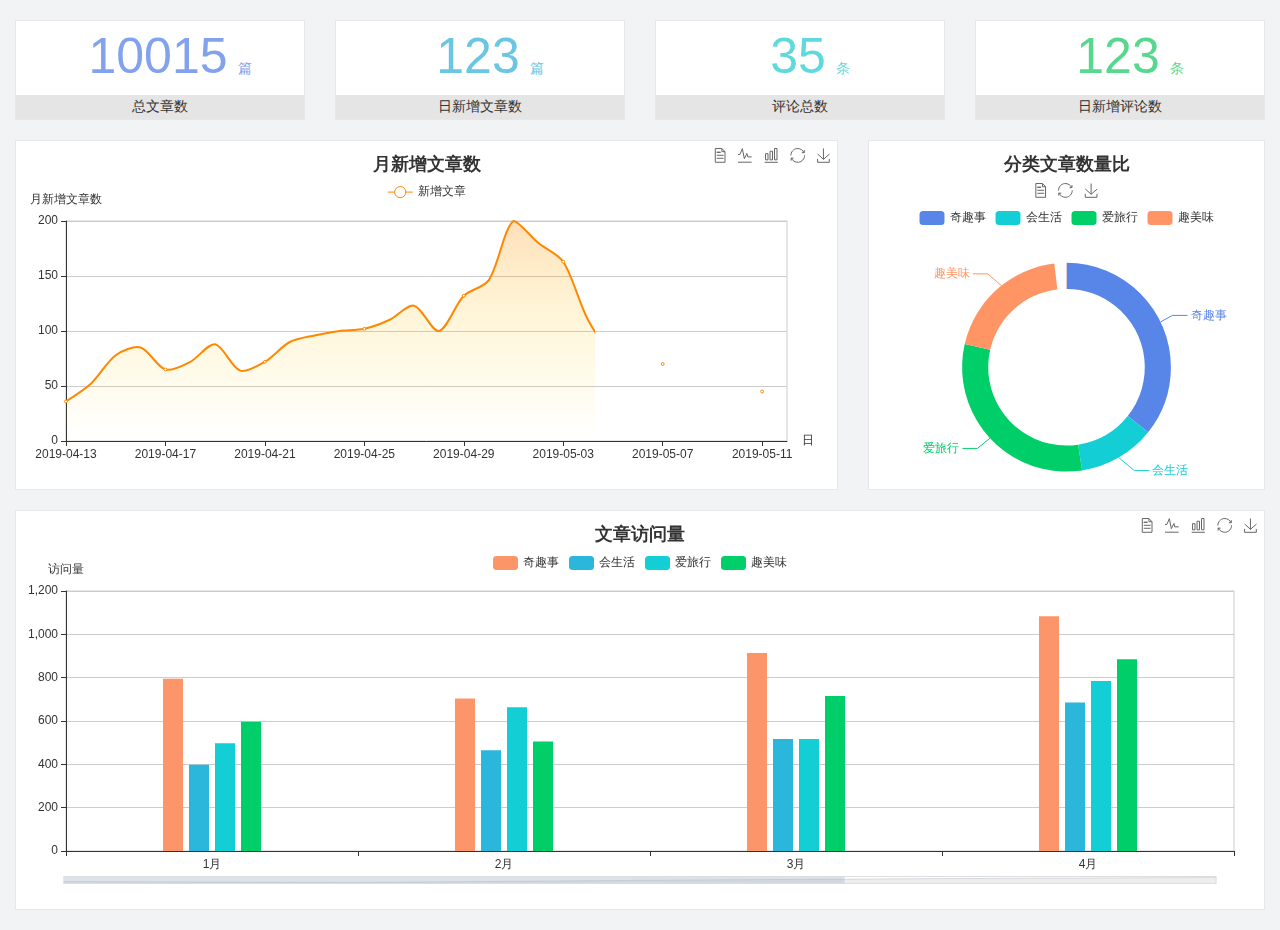
<file: home/dashboard.html>
<!DOCTYPE html>
<html lang="en">

<head>
  <meta charset="UTF-8">
  <meta name="viewport" content="width=device-width, initial-scale=1.0">
  <meta http-equiv="X-UA-Compatible" content="ie=edge">
  <title>图表统计</title>
  <link rel="stylesheet" href="../../assets/lib/bootstrap.css" />
  <link rel="stylesheet" href="../../assets/lib/main.css" />
  <script src="../../assets/lib/jquery.js"></script>
  <script type="text/javascript" src="../../assets/lib/echarts.min.js"></script>
</head>

<body>
  <div class="container-fluid">
    <div class="row spannel_list">
      <div class="col-sm-3 col-xs-6">
        <div class="spannel">
          <em>10015</em><span>篇</span>
          <b>总文章数</b>
        </div>
      </div>
      <div class="col-sm-3 col-xs-6">
        <div class="spannel scolor01">
          <em>123</em><span>篇</span>
          <b>日新增文章数</b>
        </div>
      </div>
      <div class="col-sm-3 col-xs-6">
        <div class="spannel scolor02">
          <em>35</em><span>条</span>
          <b>评论总数</b>
        </div>
      </div>
      <div class="col-sm-3 col-xs-6">
        <div class="spannel scolor03">
          <em>123</em><span>条</span>
          <b>日新增评论数</b>
        </div>
      </div>
    </div>
  </div>

  <div class="container-fluid">
    <div class="row curve-pie">
      <div class="col-lg-8 col-md-8">
        <div class="gragh_pannel" id="curve_show"></div>
      </div>
      <div class="col-lg-4 col-md-4">
        <div class="gragh_pannel" id="pie_show"></div>
      </div>
    </div>
  </div>

  <div class="container-fluid">
    <div class="column_pannel" id="column_show"></div>
  </div>

  <script>
    var oChart = echarts.init(document.getElementById('curve_show'));
    var aList_all = [
      { 'count': 36, 'date': '2019-04-13' },
      { 'count': 52, 'date': '2019-04-14' },
      { 'count': 78, 'date': '2019-04-15' },
      { 'count': 85, 'date': '2019-04-16' },
      { 'count': 65, 'date': '2019-04-17' },
      { 'count': 72, 'date': '2019-04-18' },
      { 'count': 88, 'date': '2019-04-19' },
      { 'count': 64, 'date': '2019-04-20' },
      { 'count': 72, 'date': '2019-04-21' },
      { 'count': 90, 'date': '2019-04-22' },
      { 'count': 96, 'date': '2019-04-23' },
      { 'count': 100, 'date': '2019-04-24' },
      { 'count': 102, 'date': '2019-04-25' },
      { 'count': 110, 'date': '2019-04-26' },
      { 'count': 123, 'date': '2019-04-27' },
      { 'count': 100, 'date': '2019-04-28' },
      { 'count': 132, 'date': '2019-04-29' },
      { 'count': 146, 'date': '2019-04-30' },
      { 'count': 200, 'date': '2019-05-01' },
      { 'count': 180, 'date': '2019-05-02' },
      { 'count': 163, 'date': '2019-05-03' },
      { 'count': 110, 'date': '2019-05-04' },
      { 'count': 80, 'date': '2019-05-05' },
      { 'count': 82, 'date': '2019-05-06' },
      { 'count': 70, 'date': '2019-05-07' },
      { 'count': 65, 'date': '2019-05-08' },
      { 'count': 54, 'date': '2019-05-09' },
      { 'count': 40, 'date': '2019-05-10' },
      { 'count': 45, 'date': '2019-05-11' },
      { 'count': 38, 'date': '2019-05-12' },
    ];

    let aCount = [];
    let aDate = [];

    for (var i = 0; i < aList_all.length; i++) {
      aCount.push(aList_all[i].count);
      aDate.push(aList_all[i].date);
    }

    var chartopt = {
      title: {
        text: '月新增文章数',
        left: 'center',
        top: '10'
      },
      tooltip: {
        trigger: 'axis'
      },
      legend: {
        data: ['新增文章'],
        top: '40'
      },
      toolbox: {
        show: true,
        feature: {
          mark: { show: true },
          dataView: { show: true, readOnly: false },
          magicType: { show: true, type: ['line', 'bar'] },
          restore: { show: true },
          saveAsImage: { show: true }
        }
      },
      calculable: true,
      xAxis: [
        {
          name: '日',
          type: 'category',
          boundaryGap: false,
          data: aDate
        }
      ],
      yAxis: [
        {
          name: '月新增文章数',
          type: 'value'
        }
      ],
      series: [
        {
          name: '新增文章',
          type: 'line',
          smooth: true,
          itemStyle: { normal: { areaStyle: { type: 'default' }, color: '#f80' }, lineStyle: { color: '#f80' } },
          data: aCount
        }],
      areaStyle: {
        normal: {
          color: new echarts.graphic.LinearGradient(0, 0, 0, 1, [{
            offset: 0,
            color: 'rgba(255,136,0,0.39)'
          }, {
            offset: .34,
            color: 'rgba(255,180,0,0.25)'
          }, {
            offset: 1,
            color: 'rgba(255,222,0,0.00)'
          }])

        }
      },
      grid: {
        show: true,
        x: 50,
        x2: 50,
        y: 80,
        height: 220
      }
    };

    oChart.setOption(chartopt);


    var oPie = echarts.init(document.getElementById('pie_show'));
    var oPieopt =
    {
      title: {
        top: 10,
        text: '分类文章数量比',
        x: 'center'
      },
      tooltip: {
        trigger: 'item',
        formatter: "{a} <br/>{b} : {c} ({d}%)"
      },
      color: ['#5885e8', '#13cfd5', '#00ce68', '#ff9565'],
      legend: {
        x: 'center',
        top: 65,
        data: ['奇趣事', '会生活', '爱旅行', '趣美味']
      },
      toolbox: {
        show: true,
        x: 'center',
        top: 35,
        feature: {
          mark: { show: true },
          dataView: { show: true, readOnly: false },
          magicType: {
            show: true,
            type: ['pie', 'funnel'],
            option: {
              funnel: {
                x: '25%',
                width: '50%',
                funnelAlign: 'left',
                max: 1548
              }
            }
          },
          restore: { show: true },
          saveAsImage: { show: true }
        }
      },
      calculable: true,
      series: [
        {
          name: '访问来源',
          type: 'pie',
          radius: ['45%', '60%'],
          center: ['50%', '65%'],
          data: [
            { value: 300, name: '奇趣事' },
            { value: 100, name: '会生活' },
            { value: 260, name: '爱旅行' },
            { value: 180, name: '趣美味' }
          ]
        }
      ]
    };
    oPie.setOption(oPieopt);



    var oColumn = this.echarts.init(document.getElementById('column_show'));
    var oColumnopt =
    {
      title: {
        text: '文章访问量',
        left: 'center',
        top: '10'
      },
      tooltip: {
        trigger: 'axis'
      },
      legend: {
        data: ['奇趣事', '会生活', '爱旅行', '趣美味'],
        top: '40'
      },
      toolbox: {
        show: true,
        feature: {
          mark: { show: true },
          dataView: { show: true, readOnly: false },
          magicType: { show: true, type: ['line', 'bar'] },
          restore: { show: true },
          saveAsImage: { show: true }
        }
      },
      calculable: true,
      xAxis: [
        {
          type: 'category',
          data: ['1月', '2月', '3月', '4月', '5月']
        }
      ],
      yAxis: [
        {
          name: '访问量',
          type: 'value'
        }
      ],
      series: [
        {
          name: '奇趣事',
          type: 'bar',
          barWidth: 20,
          itemStyle: {
            normal: { areaStyle: { type: 'default' }, color: '#fd956a' }
          },
          data: [800, 708, 920, 1090, 1200]
        },
        {
          name: '会生活',
          type: 'bar',
          barWidth: 20,
          itemStyle: {
            normal: { areaStyle: { type: 'default' }, color: '#2bb6db' }
          },
          data: [400, 468, 520, 690, 800]
        },
        {
          name: '爱旅行',
          type: 'bar',
          barWidth: 20,
          itemStyle: {
            normal: { areaStyle: { type: 'default' }, color: '#13cfd5' }
          },
          data: [500, 668, 520, 790, 900]
        },
        {
          name: '趣美味',
          type: 'bar',
          barWidth: 20,
          itemStyle: {
            normal: { areaStyle: { type: 'default' }, color: '#00ce68' }
          },
          data: [600, 508, 720, 890, 1000]
        }
      ],
      grid: {
        show: true,
        x: 50,
        x2: 30,
        y: 80,
        height: 260
      },
      dataZoom: [//给x轴设置滚动条
        {
          start: 0,//默认为0
          end: 100 - 1000 / 31,//默认为100
          type: 'slider',
          show: true,
          xAxisIndex: [0],
          handleSize: 0,//滑动条的 左右2个滑动条的大小
          height: 8,//组件高度
          left: 45, //左边的距离
          right: 50,//右边的距离
          bottom: 26,//右边的距离
          handleColor: '#ddd',//h滑动图标的颜色
          handleStyle: {
            borderColor: "#cacaca",
            borderWidth: "1",
            shadowBlur: 2,
            background: "#ddd",
            shadowColor: "#ddd",
          }
        }]
    };
    oColumn.setOption(oColumnopt);
  </script>
</body>

</html>
</file>
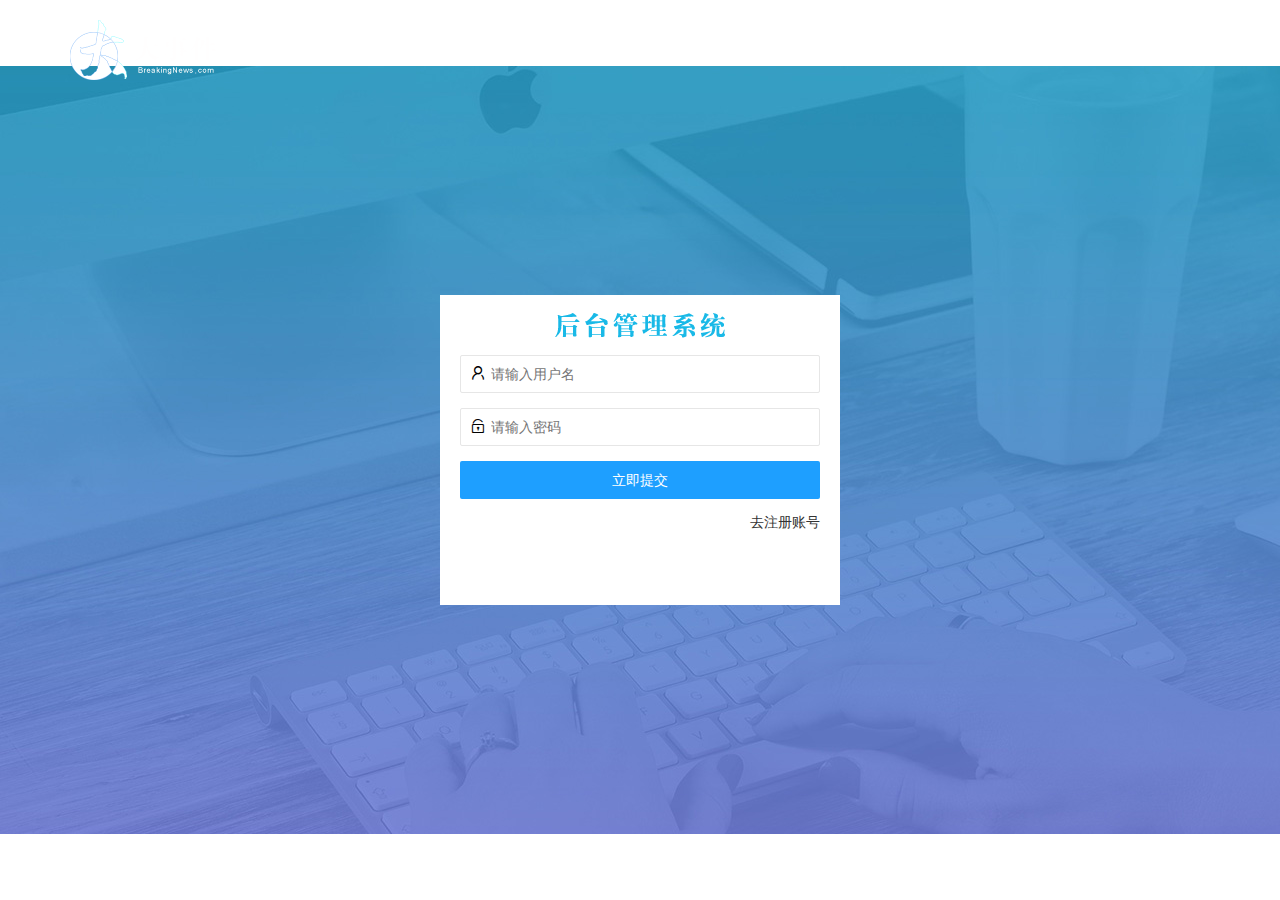
<file: home/login.html>
<!DOCTYPE html>
<html lang="en">
  <head>
    <meta charset="UTF-8" />
    <meta name="viewport" content="width=device-width, initial-scale=1.0" />
    <title>大事件项目登录页</title>
    <link rel="stylesheet" href="/assets/lib/layui/css/layui.css" />
    <link rel="stylesheet" href="/assets/css/login.css" />
  </head>
  <body>
    <div class="layui-main logo">
      <img src="/assets/images/logo.png" alt="" />
    </div>
    <!-- 登录注册 -->
    <div class="box">
      <!-- 标题 -->
      <div class="title"></div>
      <!-- 登录表单 -->
      <div class="login">
        <form class="layui-form" id="login" action="">
          <div class="layui-form-item">
            <i class="layui-icon layui-icon-username"></i>
            <input
              type="text"
              name="username"
              required
              lay-verify="required"
              placeholder="请输入用户名"
              autocomplete="off"
              class="layui-input"
            />
          </div>
          <div class="layui-form-item">
            <i class="layui-icon layui-icon-password"></i>
            <input
              type="password"
              name="password"
              required
              lay-verify="required|pass"
              placeholder="请输入密码"
              autocomplete="off"
              class="layui-input"
            />
          </div>
          <div class="layui-form-item">
            <button
              class="layui-btn layui-btn-fluid layui-btn-normal"
              lay-submit
              lay-filter="formDemo"
            >
              立即提交
            </button>
          </div>
          <a href="javascript:;" class="fr" id="gotoregister">去注册账号</a>
        </form>
      </div>
      <!-- 注册表单 -->
      <div class="register" style="display: none">
        <form class="layui-form" id="register" action="">
          <div class="layui-form-item">
            <i class="layui-icon layui-icon-username"></i>
            <input
              type="text"
              name="username"
              required
              lay-verify="required"
              placeholder="请输入用户名"
              autocomplete="off"
              class="layui-input"
            />
          </div>
          <div class="layui-form-item">
            <i class="layui-icon layui-icon-password"></i>
            <input
              type="password"
              name="password"
              required
              lay-verify="required|pass|prepqd"
              placeholder="请输入密码"
              autocomplete="off"
              class="layui-input"
            />
          </div>
          <div class="layui-form-item">
            <i class="layui-icon layui-icon-password"></i>
            <input
              type="password"
              name="pass"
              required
              lay-verify="required|pass|prepqd"
              placeholder="请再次输入密码"
              autocomplete="off"
              class="layui-input"
            />
          </div>
          <div class="layui-form-item">
            <!-- lay-submit 有这个才会立即提交 -->
            <button
              class="layui-btn layui-btn-fluid layui-btn-normal"
              lay-submit
              lay-filter="formDemo"
            >
              立即提交
            </button>
          </div>
          <a href="javascript:;" class="fr" id="gotologin">去登录</a>
        </form>
      </div>
    </div>
    <script src="/assets/lib/jquery.js"></script>
    <script src="/assets/js/login.js"></script>
    <!-- layui.all.js 是包含了layui的所有功能 -->
    <script src="/assets/lib/layui/layui.all.js"></script>
    <script src="/assets/js/Ajaxbase.js"></script>
  </body>
</html>
</file>
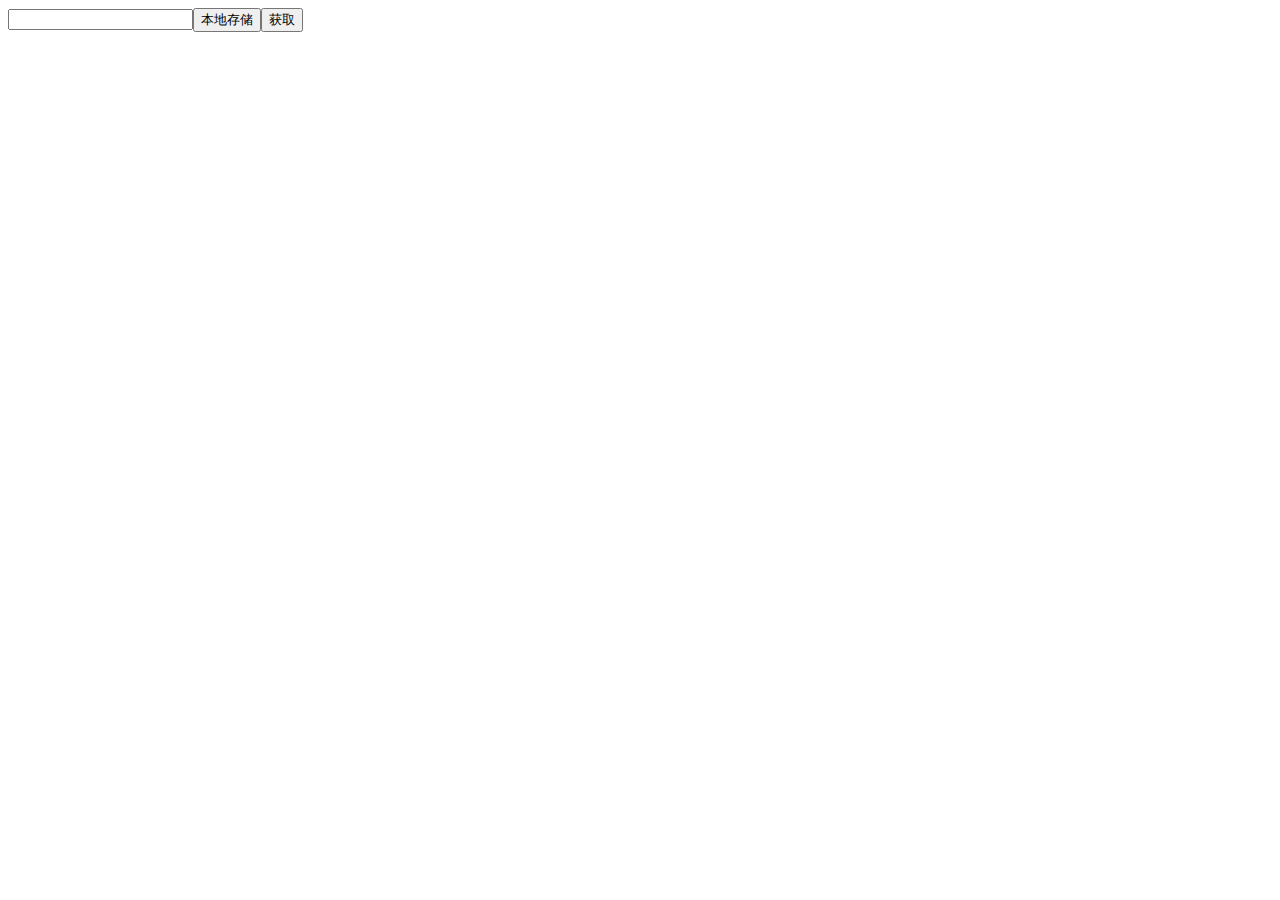
<file: home/本地存储-存储永久数据.html>
<!DOCTYPE html>
<html lang="en">
  <head>
    <meta charset="UTF-8" />
    <meta name="viewport" content="width=device-width, initial-scale=1.0" />
    <title>Document</title>
  </head>
  <body>
    <input type="text" /><button class="localbtn">本地存储</button
    ><button class="getbtn">获取</button>
    <script>
      // 存复杂数据类型
      let ipt = document.querySelector("input");
      localbtn = document.querySelector(".localbtn");
      getbtn = document.querySelector(".getbtn");
      //   在同源下可以共享 协议、同源、端口一致
      let data = [{ id: 1, name: "didi", age: 22 }];
      localbtn.onclick = function () {
        // 先让data转成字符串
        let Jsonstr = JSON.stringify(data);
        localStorage.setItem("data", Jsonstr);
      };
      getbtn.onclick = function () {
        //   需要先进行parse解析 得到js进行操作
        JSON.parse(data);
        localStorage.getItem("data");
      };
    </script>
  </body>
</html>
</file>
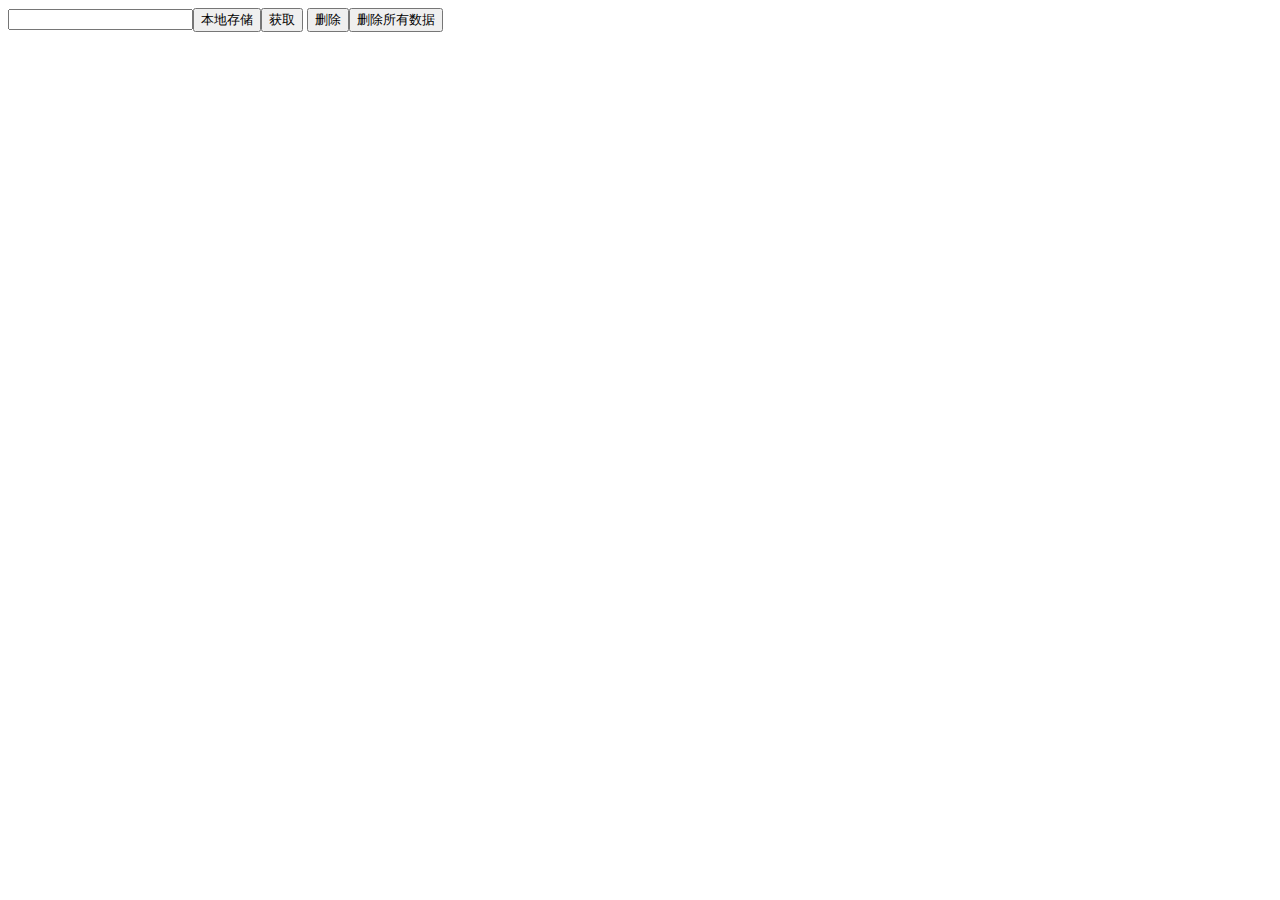
<file: home/本地存储.html>
<!DOCTYPE html>
<html lang="en">
  <head>
    <meta charset="UTF-8" />
    <meta name="viewport" content="width=device-width, initial-scale=1.0" />
    <title>Document</title>
  </head>
  <body>
    <input type="text" /><button class="localbtn">本地存储</button
    ><button class="getbtn">获取</button> <button class="removebtn">删除</button
    ><button class="clear">删除所有数据</button>
    <script>
      let ipt = document.querySelector("input");
      localbtn = document.querySelector(".localbtn");
      getbtn = document.querySelector(".getbtn");
      removebtn = document.querySelector(".removebtn");
      clear = document.querySelector(".clear");
      //   在同源下可以共享 协议、同源、端口一致
      localbtn.onclick = function () {
        let str = ipt.value;
        sessionStorage.setItem("name", str);
      };
      getbtn.onclick = function () {
        sessionStorage.getItem("name");
      };
      removebtn.onclick = function () {
        sessionStorage.removeItem("name");
      };
      clear.onclick = function () {
        sessionStorage.clear();
      };
    </script>
  </body>
</html>
</file>
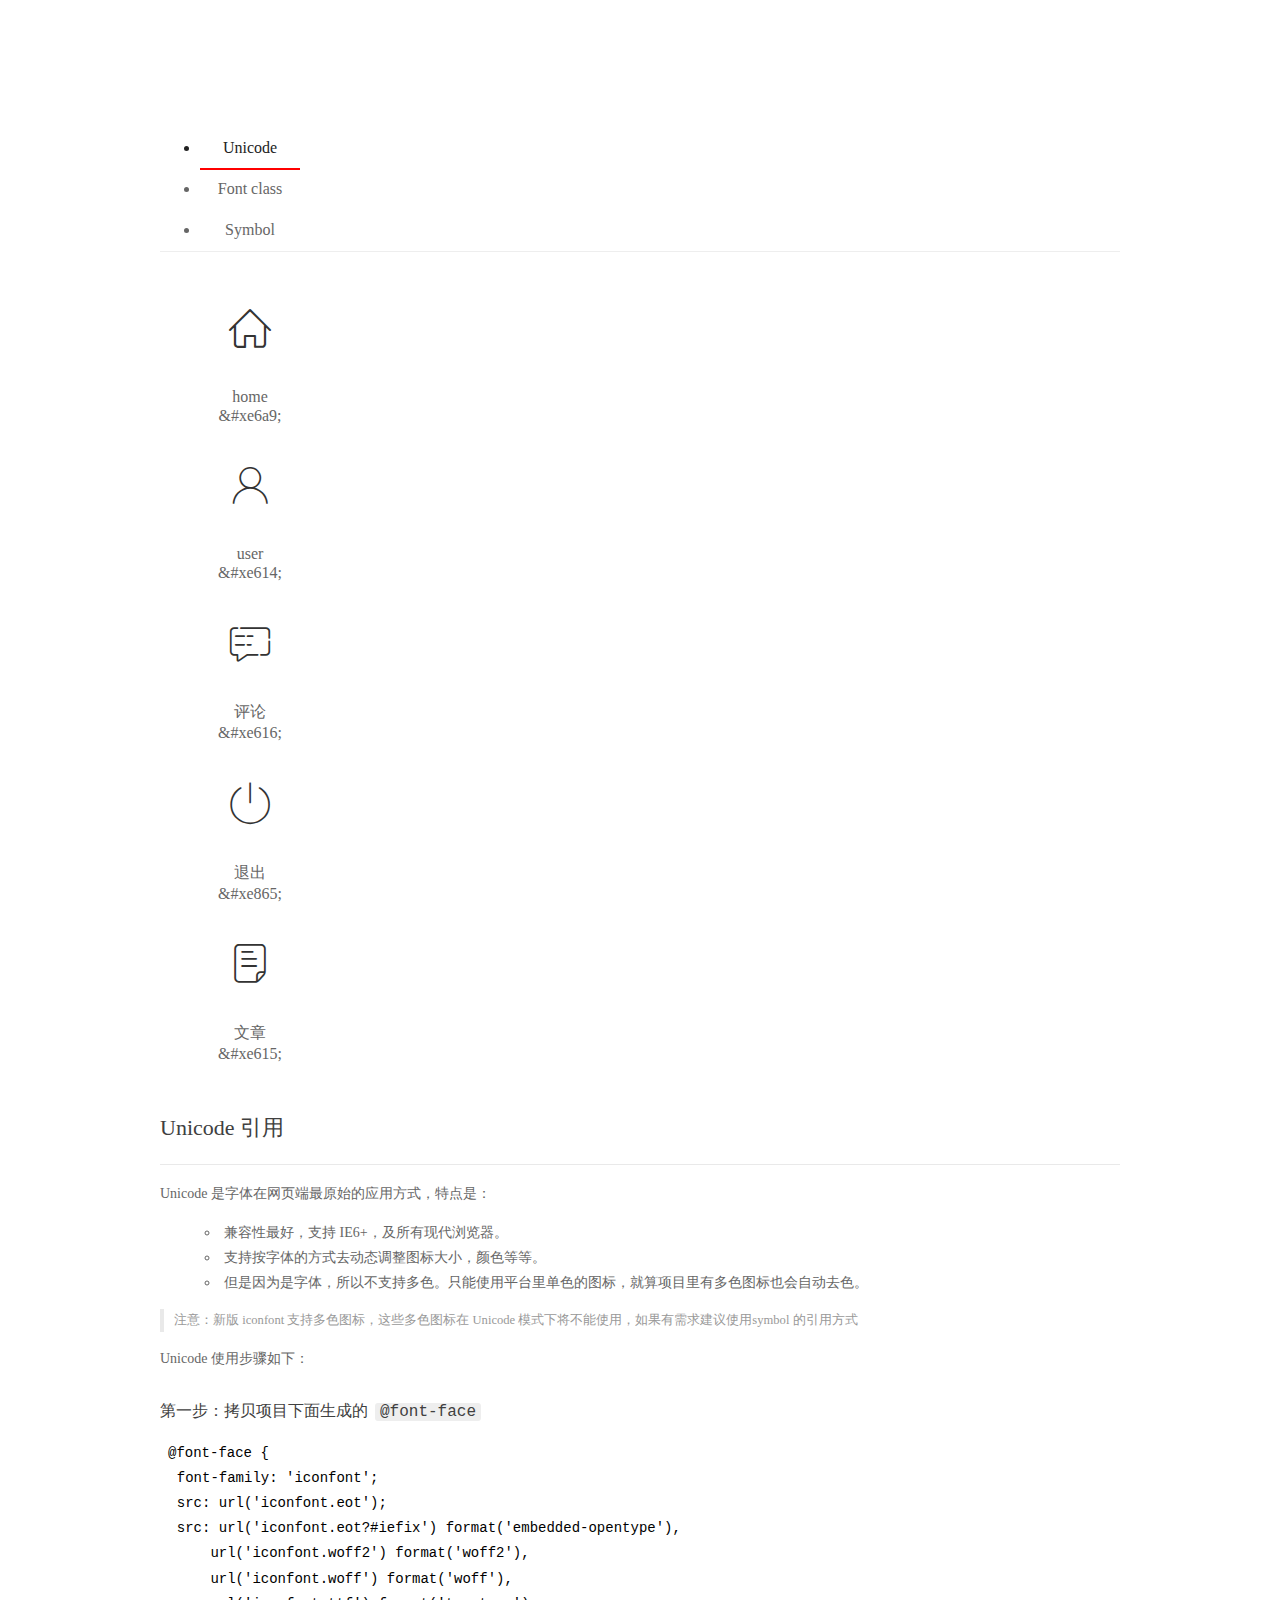
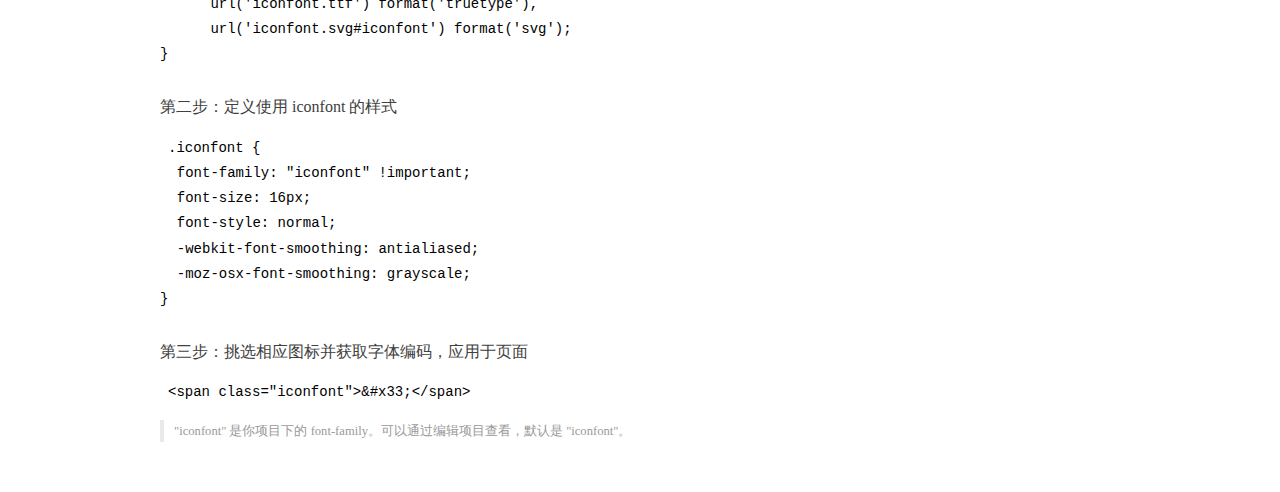
<file: assets/fonts/demo_index.html>
<!DOCTYPE html>
<html>
<head>
  <meta charset="utf-8"/>
  <title>IconFont Demo</title>
  <link rel="shortcut icon" href="https://gtms04.alicdn.com/tps/i4/TB1_oz6GVXXXXaFXpXXJDFnIXXX-64-64.ico" type="image/x-icon"/>
  <link rel="stylesheet" href="https://g.alicdn.com/thx/cube/1.3.2/cube.min.css">
  <link rel="stylesheet" href="demo.css">
  <link rel="stylesheet" href="iconfont.css">
  <script src="iconfont.js"></script>
  <!-- jQuery -->
  <script src="https://a1.alicdn.com/oss/uploads/2018/12/26/7bfddb60-08e8-11e9-9b04-53e73bb6408b.js"></script>
  <!-- 代码高亮 -->
  <script src="https://a1.alicdn.com/oss/uploads/2018/12/26/a3f714d0-08e6-11e9-8a15-ebf944d7534c.js"></script>
</head>
<body>
  <div class="main">
    <h1 class="logo"><a href="https://www.iconfont.cn/" title="iconfont 首页" target="_blank">&#xe86b;</a></h1>
    <div class="nav-tabs">
      <ul id="tabs" class="dib-box">
        <li class="dib active"><span>Unicode</span></li>
        <li class="dib"><span>Font class</span></li>
        <li class="dib"><span>Symbol</span></li>
      </ul>
      
    </div>
    <div class="tab-container">
      <div class="content unicode" style="display: block;">
          <ul class="icon_lists dib-box">
          
            <li class="dib">
              <span class="icon iconfont">&#xe6a9;</span>
                <div class="name">home</div>
                <div class="code-name">&amp;#xe6a9;</div>
              </li>
          
            <li class="dib">
              <span class="icon iconfont">&#xe614;</span>
                <div class="name">user</div>
                <div class="code-name">&amp;#xe614;</div>
              </li>
          
            <li class="dib">
              <span class="icon iconfont">&#xe616;</span>
                <div class="name">评论</div>
                <div class="code-name">&amp;#xe616;</div>
              </li>
          
            <li class="dib">
              <span class="icon iconfont">&#xe865;</span>
                <div class="name">退出</div>
                <div class="code-name">&amp;#xe865;</div>
              </li>
          
            <li class="dib">
              <span class="icon iconfont">&#xe615;</span>
                <div class="name">文章</div>
                <div class="code-name">&amp;#xe615;</div>
              </li>
          
          </ul>
          <div class="article markdown">
          <h2 id="unicode-">Unicode 引用</h2>
          <hr>

          <p>Unicode 是字体在网页端最原始的应用方式，特点是：</p>
          <ul>
            <li>兼容性最好，支持 IE6+，及所有现代浏览器。</li>
            <li>支持按字体的方式去动态调整图标大小，颜色等等。</li>
            <li>但是因为是字体，所以不支持多色。只能使用平台里单色的图标，就算项目里有多色图标也会自动去色。</li>
          </ul>
          <blockquote>
            <p>注意：新版 iconfont 支持多色图标，这些多色图标在 Unicode 模式下将不能使用，如果有需求建议使用symbol 的引用方式</p>
          </blockquote>
          <p>Unicode 使用步骤如下：</p>
          <h3 id="-font-face">第一步：拷贝项目下面生成的 <code>@font-face</code></h3>
<pre><code class="language-css"
>@font-face {
  font-family: 'iconfont';
  src: url('iconfont.eot');
  src: url('iconfont.eot?#iefix') format('embedded-opentype'),
      url('iconfont.woff2') format('woff2'),
      url('iconfont.woff') format('woff'),
      url('iconfont.ttf') format('truetype'),
      url('iconfont.svg#iconfont') format('svg');
}
</code></pre>
          <h3 id="-iconfont-">第二步：定义使用 iconfont 的样式</h3>
<pre><code class="language-css"
>.iconfont {
  font-family: "iconfont" !important;
  font-size: 16px;
  font-style: normal;
  -webkit-font-smoothing: antialiased;
  -moz-osx-font-smoothing: grayscale;
}
</code></pre>
          <h3 id="-">第三步：挑选相应图标并获取字体编码，应用于页面</h3>
<pre>
<code class="language-html"
>&lt;span class="iconfont"&gt;&amp;#x33;&lt;/span&gt;
</code></pre>
          <blockquote>
            <p>"iconfont" 是你项目下的 font-family。可以通过编辑项目查看，默认是 "iconfont"。</p>
          </blockquote>
          </div>
      </div>
      <div class="content font-class">
        <ul class="icon_lists dib-box">
          
          <li class="dib">
            <span class="icon iconfont icon-home"></span>
            <div class="name">
              home
            </div>
            <div class="code-name">.icon-home
            </div>
          </li>
          
          <li class="dib">
            <span class="icon iconfont icon-user"></span>
            <div class="name">
              user
            </div>
            <div class="code-name">.icon-user
            </div>
          </li>
          
          <li class="dib">
            <span class="icon iconfont icon-pinglun"></span>
            <div class="name">
              评论
            </div>
            <div class="code-name">.icon-pinglun
            </div>
          </li>
          
          <li class="dib">
            <span class="icon iconfont icon-tuichu"></span>
            <div class="name">
              退出
            </div>
            <div class="code-name">.icon-tuichu
            </div>
          </li>
          
          <li class="dib">
            <span class="icon iconfont icon-16"></span>
            <div class="name">
              文章
            </div>
            <div class="code-name">.icon-16
            </div>
          </li>
          
        </ul>
        <div class="article markdown">
        <h2 id="font-class-">font-class 引用</h2>
        <hr>

        <p>font-class 是 Unicode 使用方式的一种变种，主要是解决 Unicode 书写不直观，语意不明确的问题。</p>
        <p>与 Unicode 使用方式相比，具有如下特点：</p>
        <ul>
          <li>兼容性良好，支持 IE8+，及所有现代浏览器。</li>
          <li>相比于 Unicode 语意明确，书写更直观。可以很容易分辨这个 icon 是什么。</li>
          <li>因为使用 class 来定义图标，所以当要替换图标时，只需要修改 class 里面的 Unicode 引用。</li>
          <li>不过因为本质上还是使用的字体，所以多色图标还是不支持的。</li>
        </ul>
        <p>使用步骤如下：</p>
        <h3 id="-fontclass-">第一步：引入项目下面生成的 fontclass 代码：</h3>
<pre><code class="language-html">&lt;link rel="stylesheet" href="./iconfont.css"&gt;
</code></pre>
        <h3 id="-">第二步：挑选相应图标并获取类名，应用于页面：</h3>
<pre><code class="language-html">&lt;span class="iconfont icon-xxx"&gt;&lt;/span&gt;
</code></pre>
        <blockquote>
          <p>"
            iconfont" 是你项目下的 font-family。可以通过编辑项目查看，默认是 "iconfont"。</p>
        </blockquote>
      </div>
      </div>
      <div class="content symbol">
          <ul class="icon_lists dib-box">
          
            <li class="dib">
                <svg class="icon svg-icon" aria-hidden="true">
                  <use xlink:href="#icon-home"></use>
                </svg>
                <div class="name">home</div>
                <div class="code-name">#icon-home</div>
            </li>
          
            <li class="dib">
                <svg class="icon svg-icon" aria-hidden="true">
                  <use xlink:href="#icon-user"></use>
                </svg>
                <div class="name">user</div>
                <div class="code-name">#icon-user</div>
            </li>
          
            <li class="dib">
                <svg class="icon svg-icon" aria-hidden="true">
                  <use xlink:href="#icon-pinglun"></use>
                </svg>
                <div class="name">评论</div>
                <div class="code-name">#icon-pinglun</div>
            </li>
          
            <li class="dib">
                <svg class="icon svg-icon" aria-hidden="true">
                  <use xlink:href="#icon-tuichu"></use>
                </svg>
                <div class="name">退出</div>
                <div class="code-name">#icon-tuichu</div>
            </li>
          
            <li class="dib">
                <svg class="icon svg-icon" aria-hidden="true">
                  <use xlink:href="#icon-16"></use>
                </svg>
                <div class="name">文章</div>
                <div class="code-name">#icon-16</div>
            </li>
          
          </ul>
          <div class="article markdown">
          <h2 id="symbol-">Symbol 引用</h2>
          <hr>

          <p>这是一种全新的使用方式，应该说这才是未来的主流，也是平台目前推荐的用法。相关介绍可以参考这篇<a href="">文章</a>
            这种用法其实是做了一个 SVG 的集合，与另外两种相比具有如下特点：</p>
          <ul>
            <li>支持多色图标了，不再受单色限制。</li>
            <li>通过一些技巧，支持像字体那样，通过 <code>font-size</code>, <code>color</code> 来调整样式。</li>
            <li>兼容性较差，支持 IE9+，及现代浏览器。</li>
            <li>浏览器渲染 SVG 的性能一般，还不如 png。</li>
          </ul>
          <p>使用步骤如下：</p>
          <h3 id="-symbol-">第一步：引入项目下面生成的 symbol 代码：</h3>
<pre><code class="language-html">&lt;script src="./iconfont.js"&gt;&lt;/script&gt;
</code></pre>
          <h3 id="-css-">第二步：加入通用 CSS 代码（引入一次就行）：</h3>
<pre><code class="language-html">&lt;style&gt;
.icon {
  width: 1em;
  height: 1em;
  vertical-align: -0.15em;
  fill: currentColor;
  overflow: hidden;
}
&lt;/style&gt;
</code></pre>
          <h3 id="-">第三步：挑选相应图标并获取类名，应用于页面：</h3>
<pre><code class="language-html">&lt;svg class="icon" aria-hidden="true"&gt;
  &lt;use xlink:href="#icon-xxx"&gt;&lt;/use&gt;
&lt;/svg&gt;
</code></pre>
          </div>
      </div>

    </div>
  </div>
  <script>
  $(document).ready(function () {
      $('.tab-container .content:first').show()

      $('#tabs li').click(function (e) {
        var tabContent = $('.tab-container .content')
        var index = $(this).index()

        if ($(this).hasClass('active')) {
          return
        } else {
          $('#tabs li').removeClass('active')
          $(this).addClass('active')

          tabContent.hide().eq(index).fadeIn()
        }
      })
    })
  </script>
</body>
</html>
</file>
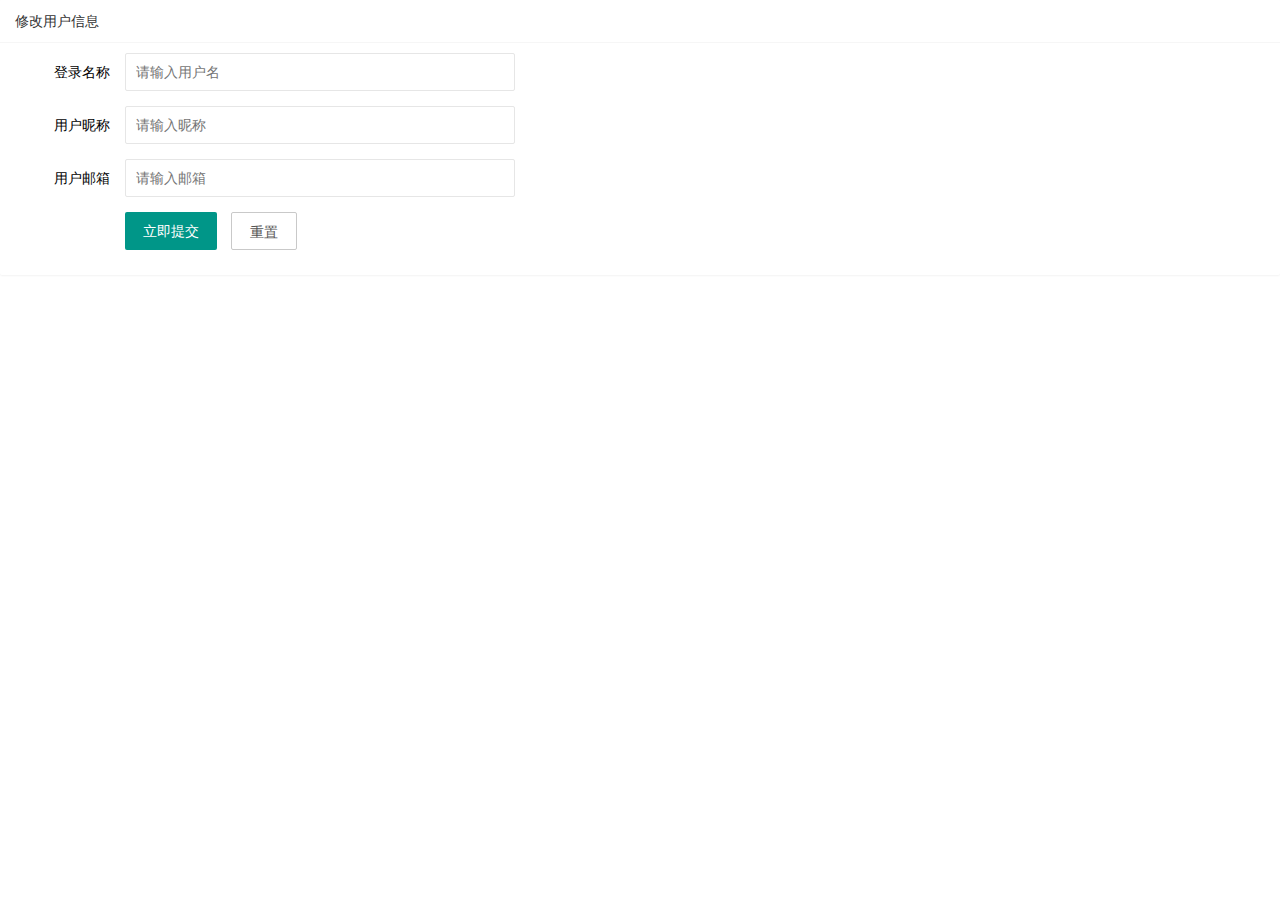
<file: home/user/base-Info.html>
<!DOCTYPE html>
<html lang="en">
  <head>
    <meta charset="UTF-8" />
    <meta name="viewport" content="width=device-width, initial-scale=1.0" />
    <title>Document</title>
    <link rel="stylesheet" href="/assets/css/user/base-Info.css" />
    <link rel="stylesheet" href="/assets/lib/layui/css/layui.css" />
  </head>
  <body>
    <div class="layui-card">
      <div class="layui-card-header">修改用户信息</div>
      <div class="layui-card-body">
        <form class="layui-form" lay-filter="form" id="form" action="">
          <div class="layui-form-item layui-hide">
            <label class="layui-form-label">用户id</label>
            <div class="layui-input-block">
              <input
                readonly
                type="text"
                name="id"
                required
                lay-verify="required"
                placeholder="请输入用户名"
                autocomplete="off"
                class="layui-input"
              />
            </div>
          </div>
          <div class="layui-form-item">
            <label class="layui-form-label">登录名称</label>
            <div class="layui-input-block">
              <input
                readonly
                type="text"
                name="username"
                required
                lay-verify="required"
                placeholder="请输入用户名"
                autocomplete="off"
                class="layui-input"
              />
            </div>
          </div>
          <div class="layui-form-item">
            <label class="layui-form-label">用户昵称</label>
            <div class="layui-input-block">
              <input
                type="text"
                name="nickname"
                required
                lay-verify="required|nickname"
                placeholder="请输入昵称"
                autocomplete="off"
                class="layui-input"
              />
            </div>
          </div>
          <div class="layui-form-item">
            <label class="layui-form-label">用户邮箱</label>
            <div class="layui-input-block">
              <input
                type="text"
                name="email"
                required
                lay-verify="required|email"
                placeholder="请输入邮箱"
                autocomplete="off"
                class="layui-input"
              />
            </div>
          </div>
          <div class="layui-form-item">
            <div class="layui-input-block">
              <button class="layui-btn" lay-submit lay-filter="formDemo">
                立即提交
              </button>
              <button
                type="reset"
                class="layui-btn layui-btn-primary"
                id="resetBtn"
              >
                重置
              </button>
            </div>
          </div>
        </form>
      </div>
    </div>
    <script src="/assets/lib/jquery.js"></script>
    <script src="/assets/lib/layui/layui.all.js"></script>
    <script src="/assets/js/Ajaxbase.js"></script>
    <script src="/assets/js/user/base-Info.js"></script>
  </body>
</html>
</file>
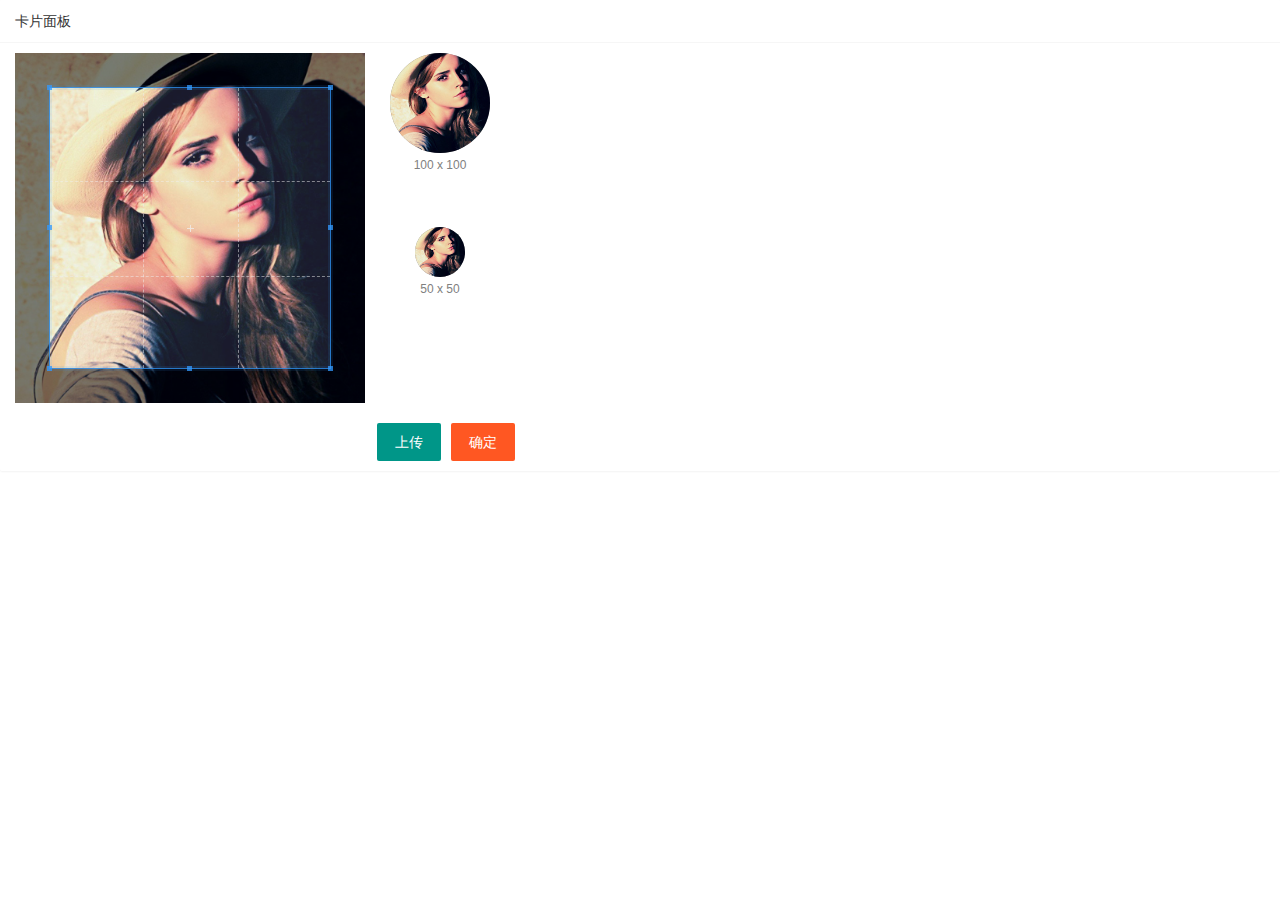
<file: home/user/user-avatar.html>
<!DOCTYPE html>
<html lang="en">
  <head>
    <meta charset="UTF-8" />
    <meta name="viewport" content="width=device-width, initial-scale=1.0" />
    <title>Document</title>
    <link rel="stylesheet" href="/assets/lib/cropper/cropper.css" />
    <link rel="stylesheet" href="/assets/lib/cropper/cropper.css" />
    <link rel="stylesheet" href="/assets/lib/layui/css/layui.css" />
    <link rel="stylesheet" href="/assets/css/user/user-avatar.css" />
  </head>
  <body>
    <div class="layui-card">
      <div class="layui-card-header">卡片面板</div>
      <div class="layui-card-body">
        <!-- 第一行的图片裁剪和预览区域 -->
        <div class="row1">
          <!-- 图片裁剪区域 -->
          <div class="cropper-box">
            <!-- 这个 img 标签很重要，将来会把它初始化为裁剪区域 -->
            <img id="image" src="/assets/images/sample.jpg" />
          </div>
          <!-- 图片的预览区域 -->
          <div class="preview-box">
            <div>
              <!-- 宽高为 100px 的预览区域 -->
              <div class="img-preview w100"></div>
              <p class="size">100 x 100</p>
            </div>
            <div>
              <!-- 宽高为 50px 的预览区域 -->
              <div class="img-preview w50"></div>
              <p class="size">50 x 50</p>
            </div>
          </div>
        </div>

        <!-- 第二行的按钮区域 -->
        <div class="row2">
          <input type="file" accept="image/*" id="file" />
          <button type="button" class="layui-btn" id="uploadBtn">上传</button>
          <button type="button" class="layui-btn layui-btn-danger" id="sureBtn">
            确定
          </button>
        </div>
      </div>
    </div>
    <script src="/assets/lib/jquery.js"></script>
    <script src="/assets/lib/cropper/Cropper.js"></script>
    <script src="/assets/lib/cropper/jquery-cropper.js"></script>
    <script src="/assets/lib/layui/layui.all.js"></script>
    <script src="/assets/js/Ajaxbase.js"></script>
    <script src="/assets/js/user/user-avatar.js"></script>
  </body>
</html>
</file>
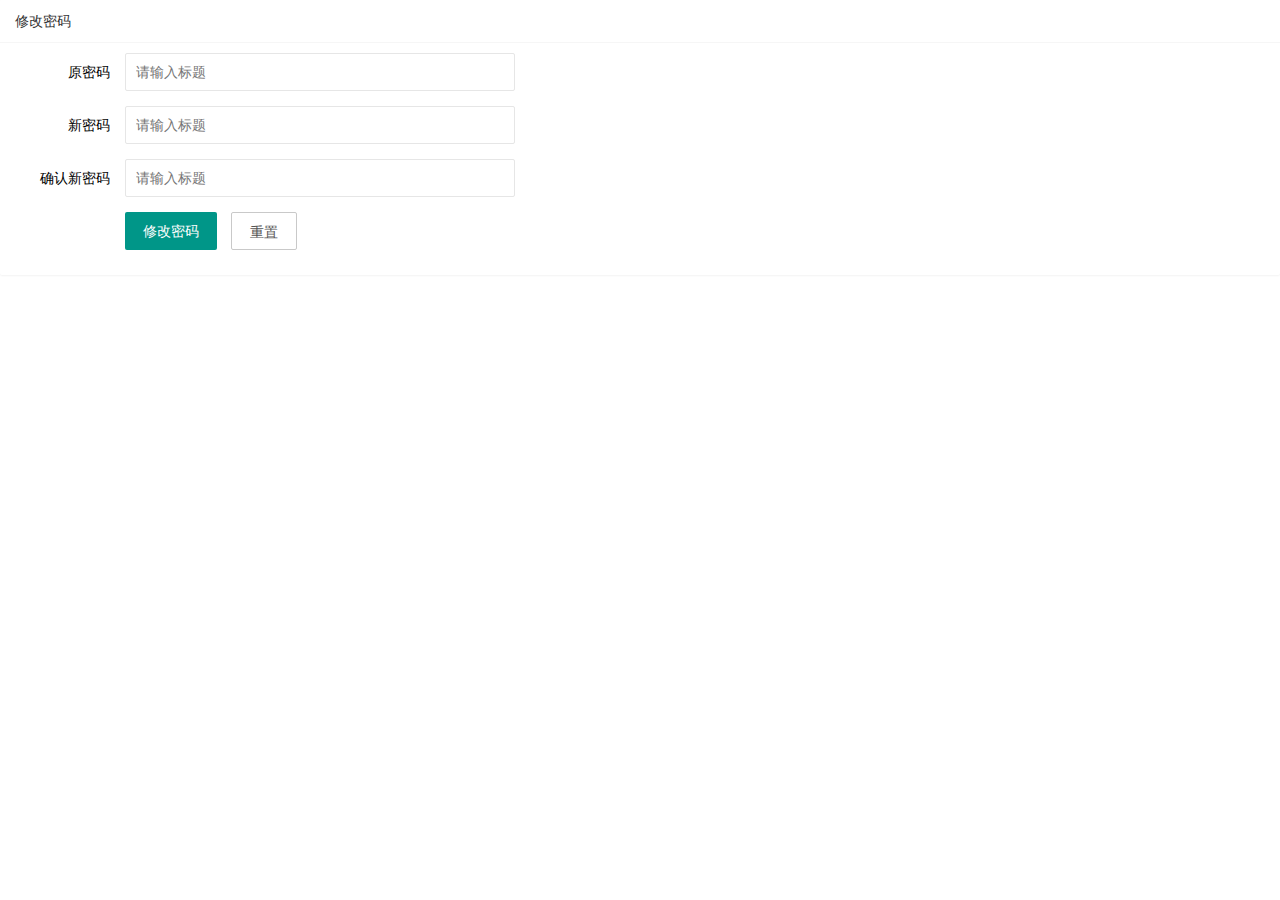
<file: home/user/user-pwd.html>
<!DOCTYPE html>
<html lang="en">
  <head>
    <meta charset="UTF-8" />
    <meta name="viewport" content="width=device-width, initial-scale=1.0" />
    <title>Document</title>
    <link rel="stylesheet" href="/assets/lib/layui/css/layui.css" />
    <link rel="stylesheet" href="/assets/css/user/user-pwd.css" />
  </head>
  <body>
    <div class="layui-card">
      <div class="layui-card-header">修改密码</div>
      <div class="layui-card-body">
        <form id="form" class="layui-form" action="">
          <div class="layui-form-item">
            <label class="layui-form-label">原密码</label>
            <div class="layui-input-block">
              <input
                type="password"
                name="oldPwd"
                required
                lay-verify="required|pass"
                placeholder="请输入标题"
                autocomplete="off"
                class="layui-input"
              />
            </div>
          </div>
          <div class="layui-form-item">
            <label class="layui-form-label">新密码</label>
            <div class="layui-input-block">
              <input
                type="password"
                name="newPwd"
                required
                lay-verify="required|pass|newPwd"
                placeholder="请输入标题"
                autocomplete="off"
                class="layui-input"
              />
            </div>
          </div>
          <div class="layui-form-item">
            <label class="layui-form-label">确认新密码</label>
            <div class="layui-input-block">
              <input
                type="password"
                name="rePwd"
                required
                lay-verify="required|pass|rePwd"
                placeholder="请输入标题"
                autocomplete="off"
                class="layui-input"
              />
            </div>
          </div>
          <div class="layui-form-item">
            <div class="layui-input-block">
              <button class="layui-btn" lay-submit lay-filter="formDemo">
                修改密码
              </button>
              <button type="reset" class="layui-btn layui-btn-primary">
                重置
              </button>
            </div>
          </div>
        </form>
      </div>
    </div>
    <script src="/assets/lib/jquery.js"></script>
    <script src="/assets/js/Ajaxbase.js"></script>
    <script src="/assets/lib/layui/layui.all.js"></script>
    <script src="/assets/js/user/user-pwd.js"></script>
  </body>
</html>
</file>
<file: assets/lib/main.css>
body{
    font-family:'MicroSoft YaHei';
    background-color: #f2f3f5;
}
.main_wrap{
    position:fixed;
    width:100%;
    height:100%;
    left:0px;
    top:0px;
    background:url('../images/login_bg.jpg'); 
    background-size:100% 100%; 
  }
.header{
    width:1200px;
    overflow: hidden;
    margin:20px auto 0;
}
.heade .logo{
    float: left;
}
.header .copyright{
    float:right;
    font-size:12px;
    color:#fff;
    text-align:right;
    line-height:20px;
    margin-top:10px;
}
.login_form_con{
    position:absolute;
    left:50%;
    top:50%;
    margin-left:-200px;
    margin-top:-155px;
    width:400px;
    height:310px;
    background-color: #edeff0;
}

.login_form{
    position: relative;
}

.login_form .icon-user{
    position:absolute;
    font-size:16px;
    color:#999;
    left:46px;
    top:12px;
}
.login_form .icon-key{
    position:absolute;
    font-size:18px;
    color:#999;
    left:46px;
    top:78px;
}
.login_title{
    height:60px;
    background:url('../images/login_title.png') center center no-repeat #fff;
}
.input_txt,.input_pass,.input_sub{
    display:block;
    width:334px;
    height:37px;
    padding:0px;
    text-indent:40px;
    border:1px solid #ddd;
    margin:27px auto 0;
    outline:none;
}
.input_sub{
    margin-top:40px;
    height:42px;
    background-color: #19b9e7;
    text-indent:0px;
    font-size:18px;
    color:#fff;
    cursor: pointer;
}
.input_sub:hover{
    background-color: #08a0cc;
}

.sider{
    position:fixed;
    left:0;
    top:0;
    bottom:0;
    width:210px;
    background-color: #323745;
}
.sider .logo{
    display:block;
    height:56px;
    background-color: #242732;
    overflow: hidden;
}
.sider .logo img{
    display:block;
    margin:6px auto 0;
}
.user_info{
    height:79px;
    border-bottom:1px solid #5a5e6b;
}

.user_info img{
    float: left;
    width:40px;
    height:40px;
    border-radius:20px;
    margin:19px 0 0 30px;
}
.user_info span{
    float: left;
    width:120px;
    font-size:12px;
    color:#fff;
    margin:23px 0 0 20px;
}
.user_info b{
    float: left;
    width: 120px;
    font-weight:normal;
    font-size:12px;
    color:#adafb5;
    margin:2px 0 0 20px;
}

.menu .level01{
    height:50px;
    line-height:50px;
}
.menu .level01 a{
    display:block;
    height:50px;
    font-size:12px;
    color:#adafb5;
    overflow: hidden;
}
.menu .level01.active a{
    background-color: #1378f0;
    color:#fff;
}
.menu .level01.active i{
    color:#fff;
}

.menu .level01 a:hover{
    background-color: #1378f0;
    color:#fff;
}
.menu .level01 a:hover i{
    color:#fff;
}
.menu .level01 i{
    color:#61646f;
    font-size:22px;
    float: left;
    margin-left:26px;
}
.menu .level01 span{
    float: left;
    margin-left:10px;
}
.menu .level01 b{
    float: right;
    margin-right:20px;
    font-weight:normal;
    transform:rotate(90deg);
    transition:all 500ms ease;
}

.menu .level01 .rotate0{
    transform:rotate(0deg);
}

.menu .level02{
    background: #242732;
    display:none;
}


.menu .level02 li{
    height:40px;
    line-height:40px;
}
.menu .level02 li a{
    display:block;
    height:40px;
    font-size:12px;
    color:#adafb5;
    overflow: hidden;
}

.menu .level02 li a:hover{
    background-color: #1378f0;
    color:#fff;
}

.menu .level02 li i{
    font-size:12px;
    float: left;
    margin-left:60px;
}
.menu .level02 li span{
    font-size:12px;
    float: left;
    margin-left:5px;
}

.menu .level02 .active a{
    color:#ffae00;
}

.header_bar{
    position:fixed;
    left:210px;
    right:0;
    top:0;
    height:56px;
    background-color: #fff;
}

.main{
    position:fixed;
    left:210px;
    top:56px;
    right:0;
    bottom:0;
    background-color: #f2f3f5;
}

.search_form{
    width:218px;
    height:33px;
    border:1px solid #ddd;
    background-color: #f2f3f5;
    border-radius:16px;
    float: left;
    margin:12px 0 0 27px;
}

.search_form input{
    padding:0px;
    margin:0px;
    border:0px;
    float: left;
    background-color: #f2f3f5;
    font-size:12px;
    width:175px;
    height:31px;
    margin-left:12px;
    outline:none;
   
}

.search_form .icon-search{
    line-height:33px;
    cursor: pointer;
    font-size:18px;
    color:#abaebb;
}
.user_center_link{
    float:right;

}
.user_center_link a{
    line-height:56px;
    font-size:12px;
    color:#999;
    margin-right:15px;
}
.user_center_link a:hover{
    color:#ffae00
}

.user_center_link img{
    width:42px;
    height:42px;
    border-radius:32px;
    margin-right:10px;
}

.spannel_list{
    margin-top:20px;
}

.spannel{
	height:100px;
	overflow:hidden;
	text-align:center;
    position:relative;
    background-color: #fff;
    border:1px solid #e7e7e9;
    margin-bottom:20px;
}

.spannel em{
    font-style:normal;
	font-size:50px;
	line-height:50px;
	display:inline-block;
	margin:10px 0 0 20px;
	font-family:'Arial';
	color:#83a2ed;
}

.spannel span{
	font-size:14px;
	display:inline-block;
	color:#83a2ed;
	margin-left:10px;
}

.spannel b{
	position:absolute;
	left:0;
	bottom:0;
	width:100%;
	line-height:24px;
	background:#e5e5e5;
	color:#333;
	font-size:14px;
	font-weight:normal;
}

.scolor01 em,.scolor01 span{
	color:#6ac6e2;
}

.scolor02 em,.scolor02 span{
	color:#5fd9de;
}

.scolor03 em,.scolor03 span{
	color:#58d88e;
}


.gragh_pannel{
    height:350px;
    border:1px solid #e7e7e9;
    background-color: #fff!important; 
    margin-bottom:20px;  
}

.column_pannel{
    margin-bottom:20px;
    height:400px;
    border:1px solid #e7e7e9;
    background-color: #fff!important;   
}

.common_title{
    line-height:42px;
    background-color: #fbfbfb;
    border:1px solid #e7e7e9;
    margin-top:20px;
    text-indent: 15px;
    font-size:14px;
    color:#333;
}

.common_con{
    border:1px solid #e7e7e9;
    border-top:0px;
    background-color: #fff;
    padding-bottom:20px;
    margin-bottom:20px;
}
.opt_btns{
    margin-top:20px;
}

.mp20{
    margin-top:20px;
}

.pagination{   
   margin:0;
}

.article_form{
    margin-top:20px;
}

.form-group{
    margin-bottom:25px;
}

.form-group label{
    font-weight:normal;
    color:#666;
}

.icon-icondate{
    line-height:16px;
}

.user_pic{
    width:100px;
    height:100px;
    margin-bottom:10px;
}

.article_cover{
    width:200px;
    height:200px;
    margin-bottom:10px;
}
</file>
<file: assets/lib/layui/css/layui.css>
/** layui-v2.5.6 MIT License By https://www.layui.com */
 .layui-inline,img{display:inline-block;vertical-align:middle}h1,h2,h3,h4,h5,h6{font-weight:400}.layui-edge,.layui-header,.layui-inline,.layui-main{position:relative}.layui-body,.layui-edge,.layui-elip{overflow:hidden}.layui-btn,.layui-edge,.layui-inline,img{vertical-align:middle}.layui-btn,.layui-disabled,.layui-icon,.layui-unselect{-moz-user-select:none;-webkit-user-select:none;-ms-user-select:none}.layui-elip,.layui-form-checkbox span,.layui-form-pane .layui-form-label{text-overflow:ellipsis;white-space:nowrap}.layui-breadcrumb,.layui-tree-btnGroup{visibility:hidden}blockquote,body,button,dd,div,dl,dt,form,h1,h2,h3,h4,h5,h6,input,li,ol,p,pre,td,textarea,th,ul{margin:0;padding:0;-webkit-tap-highlight-color:rgba(0,0,0,0)}a:active,a:hover{outline:0}img{border:none}li{list-style:none}table{border-collapse:collapse;border-spacing:0}h4,h5,h6{font-size:100%}button,input,optgroup,option,select,textarea{font-family:inherit;font-size:inherit;font-style:inherit;font-weight:inherit;outline:0}pre{white-space:pre-wrap;white-space:-moz-pre-wrap;white-space:-pre-wrap;white-space:-o-pre-wrap;word-wrap:break-word}body{line-height:24px;font:14px Helvetica Neue,Helvetica,PingFang SC,Tahoma,Arial,sans-serif}hr{height:1px;margin:10px 0;border:0;clear:both}a{color:#333;text-decoration:none}a:hover{color:#777}a cite{font-style:normal;*cursor:pointer}.layui-border-box,.layui-border-box *{box-sizing:border-box}.layui-box,.layui-box *{box-sizing:content-box}.layui-clear{clear:both;*zoom:1}.layui-clear:after{content:'\20';clear:both;*zoom:1;display:block;height:0}.layui-inline{*display:inline;*zoom:1}.layui-edge{display:inline-block;width:0;height:0;border-width:6px;border-style:dashed;border-color:transparent}.layui-edge-top{top:-4px;border-bottom-color:#999;border-bottom-style:solid}.layui-edge-right{border-left-color:#999;border-left-style:solid}.layui-edge-bottom{top:2px;border-top-color:#999;border-top-style:solid}.layui-edge-left{border-right-color:#999;border-right-style:solid}.layui-disabled,.layui-disabled:hover{color:#d2d2d2!important;cursor:not-allowed!important}.layui-circle{border-radius:100%}.layui-show{display:block!important}.layui-hide{display:none!important}@font-face{font-family:layui-icon;src:url(../font/iconfont.eot?v=256);src:url(../font/iconfont.eot?v=256#iefix) format('embedded-opentype'),url(../font/iconfont.woff2?v=256) format('woff2'),url(../font/iconfont.woff?v=256) format('woff'),url(../font/iconfont.ttf?v=256) format('truetype'),url(../font/iconfont.svg?v=256#layui-icon) format('svg')}.layui-icon{font-family:layui-icon!important;font-size:16px;font-style:normal;-webkit-font-smoothing:antialiased;-moz-osx-font-smoothing:grayscale}.layui-icon-reply-fill:before{content:"\e611"}.layui-icon-set-fill:before{content:"\e614"}.layui-icon-menu-fill:before{content:"\e60f"}.layui-icon-search:before{content:"\e615"}.layui-icon-share:before{content:"\e641"}.layui-icon-set-sm:before{content:"\e620"}.layui-icon-engine:before{content:"\e628"}.layui-icon-close:before{content:"\1006"}.layui-icon-close-fill:before{content:"\1007"}.layui-icon-chart-screen:before{content:"\e629"}.layui-icon-star:before{content:"\e600"}.layui-icon-circle-dot:before{content:"\e617"}.layui-icon-chat:before{content:"\e606"}.layui-icon-release:before{content:"\e609"}.layui-icon-list:before{content:"\e60a"}.layui-icon-chart:before{content:"\e62c"}.layui-icon-ok-circle:before{content:"\1005"}.layui-icon-layim-theme:before{content:"\e61b"}.layui-icon-table:before{content:"\e62d"}.layui-icon-right:before{content:"\e602"}.layui-icon-left:before{content:"\e603"}.layui-icon-cart-simple:before{content:"\e698"}.layui-icon-face-cry:before{content:"\e69c"}.layui-icon-face-smile:before{content:"\e6af"}.layui-icon-survey:before{content:"\e6b2"}.layui-icon-tree:before{content:"\e62e"}.layui-icon-ie:before{content:"\e7bb"}.layui-icon-upload-circle:before{content:"\e62f"}.layui-icon-add-circle:before{content:"\e61f"}.layui-icon-download-circle:before{content:"\e601"}.layui-icon-templeate-1:before{content:"\e630"}.layui-icon-util:before{content:"\e631"}.layui-icon-face-surprised:before{content:"\e664"}.layui-icon-edit:before{content:"\e642"}.layui-icon-speaker:before{content:"\e645"}.layui-icon-down:before{content:"\e61a"}.layui-icon-file:before{content:"\e621"}.layui-icon-layouts:before{content:"\e632"}.layui-icon-rate-half:before{content:"\e6c9"}.layui-icon-add-circle-fine:before{content:"\e608"}.layui-icon-prev-circle:before{content:"\e633"}.layui-icon-read:before{content:"\e705"}.layui-icon-404:before{content:"\e61c"}.layui-icon-carousel:before{content:"\e634"}.layui-icon-help:before{content:"\e607"}.layui-icon-code-circle:before{content:"\e635"}.layui-icon-windows:before{content:"\e67f"}.layui-icon-water:before{content:"\e636"}.layui-icon-username:before{content:"\e66f"}.layui-icon-find-fill:before{content:"\e670"}.layui-icon-about:before{content:"\e60b"}.layui-icon-location:before{content:"\e715"}.layui-icon-up:before{content:"\e619"}.layui-icon-pause:before{content:"\e651"}.layui-icon-date:before{content:"\e637"}.layui-icon-layim-uploadfile:before{content:"\e61d"}.layui-icon-delete:before{content:"\e640"}.layui-icon-play:before{content:"\e652"}.layui-icon-top:before{content:"\e604"}.layui-icon-firefox:before{content:"\e686"}.layui-icon-friends:before{content:"\e612"}.layui-icon-refresh-3:before{content:"\e9aa"}.layui-icon-ok:before{content:"\e605"}.layui-icon-layer:before{content:"\e638"}.layui-icon-face-smile-fine:before{content:"\e60c"}.layui-icon-dollar:before{content:"\e659"}.layui-icon-group:before{content:"\e613"}.layui-icon-layim-download:before{content:"\e61e"}.layui-icon-picture-fine:before{content:"\e60d"}.layui-icon-link:before{content:"\e64c"}.layui-icon-diamond:before{content:"\e735"}.layui-icon-log:before{content:"\e60e"}.layui-icon-key:before{content:"\e683"}.layui-icon-rate-solid:before{content:"\e67a"}.layui-icon-fonts-del:before{content:"\e64f"}.layui-icon-unlink:before{content:"\e64d"}.layui-icon-fonts-clear:before{content:"\e639"}.layui-icon-triangle-r:before{content:"\e623"}.layui-icon-circle:before{content:"\e63f"}.layui-icon-radio:before{content:"\e643"}.layui-icon-align-center:before{content:"\e647"}.layui-icon-align-right:before{content:"\e648"}.layui-icon-align-left:before{content:"\e649"}.layui-icon-loading-1:before{content:"\e63e"}.layui-icon-return:before{content:"\e65c"}.layui-icon-fonts-strong:before{content:"\e62b"}.layui-icon-upload:before{content:"\e67c"}.layui-icon-dialogue:before{content:"\e63a"}.layui-icon-video:before{content:"\e6ed"}.layui-icon-headset:before{content:"\e6fc"}.layui-icon-cellphone-fine:before{content:"\e63b"}.layui-icon-add-1:before{content:"\e654"}.layui-icon-face-smile-b:before{content:"\e650"}.layui-icon-fonts-html:before{content:"\e64b"}.layui-icon-screen-full:before{content:"\e622"}.layui-icon-form:before{content:"\e63c"}.layui-icon-cart:before{content:"\e657"}.layui-icon-camera-fill:before{content:"\e65d"}.layui-icon-tabs:before{content:"\e62a"}.layui-icon-heart-fill:before{content:"\e68f"}.layui-icon-fonts-code:before{content:"\e64e"}.layui-icon-ios:before{content:"\e680"}.layui-icon-at:before{content:"\e687"}.layui-icon-fire:before{content:"\e756"}.layui-icon-set:before{content:"\e716"}.layui-icon-fonts-u:before{content:"\e646"}.layui-icon-triangle-d:before{content:"\e625"}.layui-icon-tips:before{content:"\e702"}.layui-icon-picture:before{content:"\e64a"}.layui-icon-more-vertical:before{content:"\e671"}.layui-icon-bluetooth:before{content:"\e689"}.layui-icon-flag:before{content:"\e66c"}.layui-icon-loading:before{content:"\e63d"}.layui-icon-fonts-i:before{content:"\e644"}.layui-icon-refresh-1:before{content:"\e666"}.layui-icon-rmb:before{content:"\e65e"}.layui-icon-addition:before{content:"\e624"}.layui-icon-home:before{content:"\e68e"}.layui-icon-time:before{content:"\e68d"}.layui-icon-user:before{content:"\e770"}.layui-icon-notice:before{content:"\e667"}.layui-icon-chrome:before{content:"\e68a"}.layui-icon-edge:before{content:"\e68b"}.layui-icon-login-weibo:before{content:"\e675"}.layui-icon-voice:before{content:"\e688"}.layui-icon-upload-drag:before{content:"\e681"}.layui-icon-login-qq:before{content:"\e676"}.layui-icon-snowflake:before{content:"\e6b1"}.layui-icon-heart:before{content:"\e68c"}.layui-icon-logout:before{content:"\e682"}.layui-icon-file-b:before{content:"\e655"}.layui-icon-template:before{content:"\e663"}.layui-icon-transfer:before{content:"\e691"}.layui-icon-auz:before{content:"\e672"}.layui-icon-console:before{content:"\e665"}.layui-icon-app:before{content:"\e653"}.layui-icon-prev:before{content:"\e65a"}.layui-icon-website:before{content:"\e7ae"}.layui-icon-next:before{content:"\e65b"}.layui-icon-component:before{content:"\e857"}.layui-icon-android:before{content:"\e684"}.layui-icon-more:before{content:"\e65f"}.layui-icon-login-wechat:before{content:"\e677"}.layui-icon-shrink-right:before{content:"\e668"}.layui-icon-spread-left:before{content:"\e66b"}.layui-icon-camera:before{content:"\e660"}.layui-icon-note:before{content:"\e66e"}.layui-icon-refresh:before{content:"\e669"}.layui-icon-female:before{content:"\e661"}.layui-icon-male:before{content:"\e662"}.layui-icon-screen-restore:before{content:"\e758"}.layui-icon-password:before{content:"\e673"}.layui-icon-senior:before{content:"\e674"}.layui-icon-theme:before{content:"\e66a"}.layui-icon-tread:before{content:"\e6c5"}.layui-icon-praise:before{content:"\e6c6"}.layui-icon-star-fill:before{content:"\e658"}.layui-icon-rate:before{content:"\e67b"}.layui-icon-template-1:before{content:"\e656"}.layui-icon-vercode:before{content:"\e679"}.layui-icon-service:before{content:"\e626"}.layui-icon-cellphone:before{content:"\e678"}.layui-icon-print:before{content:"\e66d"}.layui-icon-cols:before{content:"\e610"}.layui-icon-wifi:before{content:"\e7e0"}.layui-icon-export:before{content:"\e67d"}.layui-icon-rss:before{content:"\e808"}.layui-icon-slider:before{content:"\e714"}.layui-icon-email:before{content:"\e618"}.layui-icon-subtraction:before{content:"\e67e"}.layui-icon-mike:before{content:"\e6dc"}.layui-icon-light:before{content:"\e748"}.layui-icon-gift:before{content:"\e627"}.layui-icon-mute:before{content:"\e685"}.layui-icon-reduce-circle:before{content:"\e616"}.layui-icon-music:before{content:"\e690"}.layui-main{width:1140px;margin:0 auto}.layui-header{z-index:1000;height:60px}.layui-header a:hover{transition:all .5s;-webkit-transition:all .5s}.layui-side{position:fixed;left:0;top:0;bottom:0;z-index:999;width:200px;overflow-x:hidden}.layui-side-scroll{position:relative;width:220px;height:100%;overflow-x:hidden}.layui-body{position:absolute;left:200px;right:0;top:0;bottom:0;z-index:998;width:auto;overflow-y:auto;box-sizing:border-box}.layui-layout-body{overflow:hidden}.layui-layout-admin .layui-header{background-color:#23262E}.layui-layout-admin .layui-side{top:60px;width:200px;overflow-x:hidden}.layui-layout-admin .layui-body{position:fixed;top:60px;bottom:44px}.layui-layout-admin .layui-main{width:auto;margin:0 15px}.layui-layout-admin .layui-footer{position:fixed;left:200px;right:0;bottom:0;height:44px;line-height:44px;padding:0 15px;background-color:#eee}.layui-layout-admin .layui-logo{position:absolute;left:0;top:0;width:200px;height:100%;line-height:60px;text-align:center;color:#009688;font-size:16px}.layui-layout-admin .layui-header .layui-nav{background:0 0}.layui-layout-left{position:absolute!important;left:200px;top:0}.layui-layout-right{position:absolute!important;right:0;top:0}.layui-container{position:relative;margin:0 auto;padding:0 15px;box-sizing:border-box}.layui-fluid{position:relative;margin:0 auto;padding:0 15px}.layui-row:after,.layui-row:before{content:'';display:block;clear:both}.layui-col-lg1,.layui-col-lg10,.layui-col-lg11,.layui-col-lg12,.layui-col-lg2,.layui-col-lg3,.layui-col-lg4,.layui-col-lg5,.layui-col-lg6,.layui-col-lg7,.layui-col-lg8,.layui-col-lg9,.layui-col-md1,.layui-col-md10,.layui-col-md11,.layui-col-md12,.layui-col-md2,.layui-col-md3,.layui-col-md4,.layui-col-md5,.layui-col-md6,.layui-col-md7,.layui-col-md8,.layui-col-md9,.layui-col-sm1,.layui-col-sm10,.layui-col-sm11,.layui-col-sm12,.layui-col-sm2,.layui-col-sm3,.layui-col-sm4,.layui-col-sm5,.layui-col-sm6,.layui-col-sm7,.layui-col-sm8,.layui-col-sm9,.layui-col-xs1,.layui-col-xs10,.layui-col-xs11,.layui-col-xs12,.layui-col-xs2,.layui-col-xs3,.layui-col-xs4,.layui-col-xs5,.layui-col-xs6,.layui-col-xs7,.layui-col-xs8,.layui-col-xs9{position:relative;display:block;box-sizing:border-box}.layui-col-xs1,.layui-col-xs10,.layui-col-xs11,.layui-col-xs12,.layui-col-xs2,.layui-col-xs3,.layui-col-xs4,.layui-col-xs5,.layui-col-xs6,.layui-col-xs7,.layui-col-xs8,.layui-col-xs9{float:left}.layui-col-xs1{width:8.33333333%}.layui-col-xs2{width:16.66666667%}.layui-col-xs3{width:25%}.layui-col-xs4{width:33.33333333%}.layui-col-xs5{width:41.66666667%}.layui-col-xs6{width:50%}.layui-col-xs7{width:58.33333333%}.layui-col-xs8{width:66.66666667%}.layui-col-xs9{width:75%}.layui-col-xs10{width:83.33333333%}.layui-col-xs11{width:91.66666667%}.layui-col-xs12{width:100%}.layui-col-xs-offset1{margin-left:8.33333333%}.layui-col-xs-offset2{margin-left:16.66666667%}.layui-col-xs-offset3{margin-left:25%}.layui-col-xs-offset4{margin-left:33.33333333%}.layui-col-xs-offset5{margin-left:41.66666667%}.layui-col-xs-offset6{margin-left:50%}.layui-col-xs-offset7{margin-left:58.33333333%}.layui-col-xs-offset8{margin-left:66.66666667%}.layui-col-xs-offset9{margin-left:75%}.layui-col-xs-offset10{margin-left:83.33333333%}.layui-col-xs-offset11{margin-left:91.66666667%}.layui-col-xs-offset12{margin-left:100%}@media screen and (max-width:768px){.layui-hide-xs{display:none!important}.layui-show-xs-block{display:block!important}.layui-show-xs-inline{display:inline!important}.layui-show-xs-inline-block{display:inline-block!important}}@media screen and (min-width:768px){.layui-container{width:750px}.layui-hide-sm{display:none!important}.layui-show-sm-block{display:block!important}.layui-show-sm-inline{display:inline!important}.layui-show-sm-inline-block{display:inline-block!important}.layui-col-sm1,.layui-col-sm10,.layui-col-sm11,.layui-col-sm12,.layui-col-sm2,.layui-col-sm3,.layui-col-sm4,.layui-col-sm5,.layui-col-sm6,.layui-col-sm7,.layui-col-sm8,.layui-col-sm9{float:left}.layui-col-sm1{width:8.33333333%}.layui-col-sm2{width:16.66666667%}.layui-col-sm3{width:25%}.layui-col-sm4{width:33.33333333%}.layui-col-sm5{width:41.66666667%}.layui-col-sm6{width:50%}.layui-col-sm7{width:58.33333333%}.layui-col-sm8{width:66.66666667%}.layui-col-sm9{width:75%}.layui-col-sm10{width:83.33333333%}.layui-col-sm11{width:91.66666667%}.layui-col-sm12{width:100%}.layui-col-sm-offset1{margin-left:8.33333333%}.layui-col-sm-offset2{margin-left:16.66666667%}.layui-col-sm-offset3{margin-left:25%}.layui-col-sm-offset4{margin-left:33.33333333%}.layui-col-sm-offset5{margin-left:41.66666667%}.layui-col-sm-offset6{margin-left:50%}.layui-col-sm-offset7{margin-left:58.33333333%}.layui-col-sm-offset8{margin-left:66.66666667%}.layui-col-sm-offset9{margin-left:75%}.layui-col-sm-offset10{margin-left:83.33333333%}.layui-col-sm-offset11{margin-left:91.66666667%}.layui-col-sm-offset12{margin-left:100%}}@media screen and (min-width:992px){.layui-container{width:970px}.layui-hide-md{display:none!important}.layui-show-md-block{display:block!important}.layui-show-md-inline{display:inline!important}.layui-show-md-inline-block{display:inline-block!important}.layui-col-md1,.layui-col-md10,.layui-col-md11,.layui-col-md12,.layui-col-md2,.layui-col-md3,.layui-col-md4,.layui-col-md5,.layui-col-md6,.layui-col-md7,.layui-col-md8,.layui-col-md9{float:left}.layui-col-md1{width:8.33333333%}.layui-col-md2{width:16.66666667%}.layui-col-md3{width:25%}.layui-col-md4{width:33.33333333%}.layui-col-md5{width:41.66666667%}.layui-col-md6{width:50%}.layui-col-md7{width:58.33333333%}.layui-col-md8{width:66.66666667%}.layui-col-md9{width:75%}.layui-col-md10{width:83.33333333%}.layui-col-md11{width:91.66666667%}.layui-col-md12{width:100%}.layui-col-md-offset1{margin-left:8.33333333%}.layui-col-md-offset2{margin-left:16.66666667%}.layui-col-md-offset3{margin-left:25%}.layui-col-md-offset4{margin-left:33.33333333%}.layui-col-md-offset5{margin-left:41.66666667%}.layui-col-md-offset6{margin-left:50%}.layui-col-md-offset7{margin-left:58.33333333%}.layui-col-md-offset8{margin-left:66.66666667%}.layui-col-md-offset9{margin-left:75%}.layui-col-md-offset10{margin-left:83.33333333%}.layui-col-md-offset11{margin-left:91.66666667%}.layui-col-md-offset12{margin-left:100%}}@media screen and (min-width:1200px){.layui-container{width:1170px}.layui-hide-lg{display:none!important}.layui-show-lg-block{display:block!important}.layui-show-lg-inline{display:inline!important}.layui-show-lg-inline-block{display:inline-block!important}.layui-col-lg1,.layui-col-lg10,.layui-col-lg11,.layui-col-lg12,.layui-col-lg2,.layui-col-lg3,.layui-col-lg4,.layui-col-lg5,.layui-col-lg6,.layui-col-lg7,.layui-col-lg8,.layui-col-lg9{float:left}.layui-col-lg1{width:8.33333333%}.layui-col-lg2{width:16.66666667%}.layui-col-lg3{width:25%}.layui-col-lg4{width:33.33333333%}.layui-col-lg5{width:41.66666667%}.layui-col-lg6{width:50%}.layui-col-lg7{width:58.33333333%}.layui-col-lg8{width:66.66666667%}.layui-col-lg9{width:75%}.layui-col-lg10{width:83.33333333%}.layui-col-lg11{width:91.66666667%}.layui-col-lg12{width:100%}.layui-col-lg-offset1{margin-left:8.33333333%}.layui-col-lg-offset2{margin-left:16.66666667%}.layui-col-lg-offset3{margin-left:25%}.layui-col-lg-offset4{margin-left:33.33333333%}.layui-col-lg-offset5{margin-left:41.66666667%}.layui-col-lg-offset6{margin-left:50%}.layui-col-lg-offset7{margin-left:58.33333333%}.layui-col-lg-offset8{margin-left:66.66666667%}.layui-col-lg-offset9{margin-left:75%}.layui-col-lg-offset10{margin-left:83.33333333%}.layui-col-lg-offset11{margin-left:91.66666667%}.layui-col-lg-offset12{margin-left:100%}}.layui-col-space1{margin:-.5px}.layui-col-space1>*{padding:.5px}.layui-col-space2{margin:-1px}.layui-col-space2>*{padding:1px}.layui-col-space4{margin:-2px}.layui-col-space4>*{padding:2px}.layui-col-space5{margin:-2.5px}.layui-col-space5>*{padding:2.5px}.layui-col-space6{margin:-3px}.layui-col-space6>*{padding:3px}.layui-col-space8{margin:-4px}.layui-col-space8>*{padding:4px}.layui-col-space10{margin:-5px}.layui-col-space10>*{padding:5px}.layui-col-space12{margin:-6px}.layui-col-space12>*{padding:6px}.layui-col-space14{margin:-7px}.layui-col-space14>*{padding:7px}.layui-col-space15{margin:-7.5px}.layui-col-space15>*{padding:7.5px}.layui-col-space16{margin:-8px}.layui-col-space16>*{padding:8px}.layui-col-space18{margin:-9px}.layui-col-space18>*{padding:9px}.layui-col-space20{margin:-10px}.layui-col-space20>*{padding:10px}.layui-col-space22{margin:-11px}.layui-col-space22>*{padding:11px}.layui-col-space24{margin:-12px}.layui-col-space24>*{padding:12px}.layui-col-space25{margin:-12.5px}.layui-col-space25>*{padding:12.5px}.layui-col-space26{margin:-13px}.layui-col-space26>*{padding:13px}.layui-col-space28{margin:-14px}.layui-col-space28>*{padding:14px}.layui-col-space30{margin:-15px}.layui-col-space30>*{padding:15px}.layui-btn,.layui-input,.layui-select,.layui-textarea,.layui-upload-button{outline:0;-webkit-appearance:none;transition:all .3s;-webkit-transition:all .3s;box-sizing:border-box}.layui-elem-quote{margin-bottom:10px;padding:15px;line-height:22px;border-left:5px solid #009688;border-radius:0 2px 2px 0;background-color:#f2f2f2}.layui-quote-nm{border-style:solid;border-width:1px 1px 1px 5px;background:0 0}.layui-elem-field{margin-bottom:10px;padding:0;border-width:1px;border-style:solid}.layui-elem-field legend{margin-left:20px;padding:0 10px;font-size:20px;font-weight:300}.layui-field-title{margin:10px 0 20px;border-width:1px 0 0}.layui-field-box{padding:10px 15px}.layui-field-title .layui-field-box{padding:10px 0}.layui-progress{position:relative;height:6px;border-radius:20px;background-color:#e2e2e2}.layui-progress-bar{position:absolute;left:0;top:0;width:0;max-width:100%;height:6px;border-radius:20px;text-align:right;background-color:#5FB878;transition:all .3s;-webkit-transition:all .3s}.layui-progress-big,.layui-progress-big .layui-progress-bar{height:18px;line-height:18px}.layui-progress-text{position:relative;top:-20px;line-height:18px;font-size:12px;color:#666}.layui-progress-big .layui-progress-text{position:static;padding:0 10px;color:#fff}.layui-collapse{border-width:1px;border-style:solid;border-radius:2px}.layui-colla-content,.layui-colla-item{border-top-width:1px;border-top-style:solid}.layui-colla-item:first-child{border-top:none}.layui-colla-title{position:relative;height:42px;line-height:42px;padding:0 15px 0 35px;color:#333;background-color:#f2f2f2;cursor:pointer;font-size:14px;overflow:hidden}.layui-colla-content{display:none;padding:10px 15px;line-height:22px;color:#666}.layui-colla-icon{position:absolute;left:15px;top:0;font-size:14px}.layui-card{margin-bottom:15px;border-radius:2px;background-color:#fff;box-shadow:0 1px 2px 0 rgba(0,0,0,.05)}.layui-card:last-child{margin-bottom:0}.layui-card-header{position:relative;height:42px;line-height:42px;padding:0 15px;border-bottom:1px solid #f6f6f6;color:#333;border-radius:2px 2px 0 0;font-size:14px}.layui-bg-black,.layui-bg-blue,.layui-bg-cyan,.layui-bg-green,.layui-bg-orange,.layui-bg-red{color:#fff!important}.layui-card-body{position:relative;padding:10px 15px;line-height:24px}.layui-card-body[pad15]{padding:15px}.layui-card-body[pad20]{padding:20px}.layui-card-body .layui-table{margin:5px 0}.layui-card .layui-tab{margin:0}.layui-panel-window{position:relative;padding:15px;border-radius:0;border-top:5px solid #E6E6E6;background-color:#fff}.layui-auxiliar-moving{position:fixed;left:0;right:0;top:0;bottom:0;width:100%;height:100%;background:0 0;z-index:9999999999}.layui-form-label,.layui-form-mid,.layui-form-select,.layui-input-block,.layui-input-inline,.layui-textarea{position:relative}.layui-bg-red{background-color:#FF5722!important}.layui-bg-orange{background-color:#FFB800!important}.layui-bg-green{background-color:#009688!important}.layui-bg-cyan{background-color:#2F4056!important}.layui-bg-blue{background-color:#1E9FFF!important}.layui-bg-black{background-color:#393D49!important}.layui-bg-gray{background-color:#eee!important;color:#666!important}.layui-badge-rim,.layui-colla-content,.layui-colla-item,.layui-collapse,.layui-elem-field,.layui-form-pane .layui-form-item[pane],.layui-form-pane .layui-form-label,.layui-input,.layui-layedit,.layui-layedit-tool,.layui-quote-nm,.layui-select,.layui-tab-bar,.layui-tab-card,.layui-tab-title,.layui-tab-title .layui-this:after,.layui-textarea{border-color:#e6e6e6}.layui-timeline-item:before,hr{background-color:#e6e6e6}.layui-text{line-height:22px;font-size:14px;color:#666}.layui-text h1,.layui-text h2,.layui-text h3{font-weight:500;color:#333}.layui-text h1{font-size:30px}.layui-text h2{font-size:24px}.layui-text h3{font-size:18px}.layui-text a:not(.layui-btn){color:#01AAED}.layui-text a:not(.layui-btn):hover{text-decoration:underline}.layui-text ul{padding:5px 0 5px 15px}.layui-text ul li{margin-top:5px;list-style-type:disc}.layui-text em,.layui-word-aux{color:#999!important;padding:0 5px!important}.layui-btn{display:inline-block;height:38px;line-height:38px;padding:0 18px;background-color:#009688;color:#fff;white-space:nowrap;text-align:center;font-size:14px;border:none;border-radius:2px;cursor:pointer}.layui-btn:hover{opacity:.8;filter:alpha(opacity=80);color:#fff}.layui-btn:active{opacity:1;filter:alpha(opacity=100)}.layui-btn+.layui-btn{margin-left:10px}.layui-btn-container{font-size:0}.layui-btn-container .layui-btn{margin-right:10px;margin-bottom:10px}.layui-btn-container .layui-btn+.layui-btn{margin-left:0}.layui-table .layui-btn-container .layui-btn{margin-bottom:9px}.layui-btn-radius{border-radius:100px}.layui-btn .layui-icon{margin-right:3px;font-size:18px;vertical-align:bottom;vertical-align:middle\9}.layui-btn-primary{border:1px solid #C9C9C9;background-color:#fff;color:#555}.layui-btn-primary:hover{border-color:#009688;color:#333}.layui-btn-normal{background-color:#1E9FFF}.layui-btn-warm{background-color:#FFB800}.layui-btn-danger{background-color:#FF5722}.layui-btn-checked{background-color:#5FB878}.layui-btn-disabled,.layui-btn-disabled:active,.layui-btn-disabled:hover{border:1px solid #e6e6e6;background-color:#FBFBFB;color:#C9C9C9;cursor:not-allowed;opacity:1}.layui-btn-lg{height:44px;line-height:44px;padding:0 25px;font-size:16px}.layui-btn-sm{height:30px;line-height:30px;padding:0 10px;font-size:12px}.layui-btn-sm i{font-size:16px!important}.layui-btn-xs{height:22px;line-height:22px;padding:0 5px;font-size:12px}.layui-btn-xs i{font-size:14px!important}.layui-btn-group{display:inline-block;vertical-align:middle;font-size:0}.layui-btn-group .layui-btn{margin-left:0!important;margin-right:0!important;border-left:1px solid rgba(255,255,255,.5);border-radius:0}.layui-btn-group .layui-btn-primary{border-left:none}.layui-btn-group .layui-btn-primary:hover{border-color:#C9C9C9;color:#009688}.layui-btn-group .layui-btn:first-child{border-left:none;border-radius:2px 0 0 2px}.layui-btn-group .layui-btn-primary:first-child{border-left:1px solid #c9c9c9}.layui-btn-group .layui-btn:last-child{border-radius:0 2px 2px 0}.layui-btn-group .layui-btn+.layui-btn{margin-left:0}.layui-btn-group+.layui-btn-group{margin-left:10px}.layui-btn-fluid{width:100%}.layui-input,.layui-select,.layui-textarea{height:38px;line-height:1.3;line-height:38px\9;border-width:1px;border-style:solid;background-color:#fff;border-radius:2px}.layui-input::-webkit-input-placeholder,.layui-select::-webkit-input-placeholder,.layui-textarea::-webkit-input-placeholder{line-height:1.3}.layui-input,.layui-textarea{display:block;width:100%;padding-left:10px}.layui-input:hover,.layui-textarea:hover{border-color:#D2D2D2!important}.layui-input:focus,.layui-textarea:focus{border-color:#C9C9C9!important}.layui-textarea{min-height:100px;height:auto;line-height:20px;padding:6px 10px;resize:vertical}.layui-select{padding:0 10px}.layui-form input[type=checkbox],.layui-form input[type=radio],.layui-form select{display:none}.layui-form [lay-ignore]{display:initial}.layui-form-item{margin-bottom:15px;clear:both;*zoom:1}.layui-form-item:after{content:'\20';clear:both;*zoom:1;display:block;height:0}.layui-form-label{float:left;display:block;padding:9px 15px;width:80px;font-weight:400;line-height:20px;text-align:right}.layui-form-label-col{display:block;float:none;padding:9px 0;line-height:20px;text-align:left}.layui-form-item .layui-inline{margin-bottom:5px;margin-right:10px}.layui-input-block{margin-left:110px;min-height:36px}.layui-input-inline{display:inline-block;vertical-align:middle}.layui-form-item .layui-input-inline{float:left;width:190px;margin-right:10px}.layui-form-text .layui-input-inline{width:auto}.layui-form-mid{float:left;display:block;padding:9px 0!important;line-height:20px;margin-right:10px}.layui-form-danger+.layui-form-select .layui-input,.layui-form-danger:focus{border-color:#FF5722!important}.layui-form-select .layui-input{padding-right:30px;cursor:pointer}.layui-form-select .layui-edge{position:absolute;right:10px;top:50%;margin-top:-3px;cursor:pointer;border-width:6px;border-top-color:#c2c2c2;border-top-style:solid;transition:all .3s;-webkit-transition:all .3s}.layui-form-select dl{display:none;position:absolute;left:0;top:42px;padding:5px 0;z-index:899;min-width:100%;border:1px solid #d2d2d2;max-height:300px;overflow-y:auto;background-color:#fff;border-radius:2px;box-shadow:0 2px 4px rgba(0,0,0,.12);box-sizing:border-box}.layui-form-select dl dd,.layui-form-select dl dt{padding:0 10px;line-height:36px;white-space:nowrap;overflow:hidden;text-overflow:ellipsis}.layui-form-select dl dt{font-size:12px;color:#999}.layui-form-select dl dd{cursor:pointer}.layui-form-select dl dd:hover{background-color:#f2f2f2;-webkit-transition:.5s all;transition:.5s all}.layui-form-select .layui-select-group dd{padding-left:20px}.layui-form-select dl dd.layui-select-tips{padding-left:10px!important;color:#999}.layui-form-select dl dd.layui-this{background-color:#5FB878;color:#fff}.layui-form-checkbox,.layui-form-select dl dd.layui-disabled{background-color:#fff}.layui-form-selected dl{display:block}.layui-form-checkbox,.layui-form-checkbox *,.layui-form-switch{display:inline-block;vertical-align:middle}.layui-form-selected .layui-edge{margin-top:-9px;-webkit-transform:rotate(180deg);transform:rotate(180deg);margin-top:-3px\9}:root .layui-form-selected .layui-edge{margin-top:-9px\0/IE9}.layui-form-selectup dl{top:auto;bottom:42px}.layui-select-none{margin:5px 0;text-align:center;color:#999}.layui-select-disabled .layui-disabled{border-color:#eee!important}.layui-select-disabled .layui-edge{border-top-color:#d2d2d2}.layui-form-checkbox{position:relative;height:30px;line-height:30px;margin-right:10px;padding-right:30px;cursor:pointer;font-size:0;-webkit-transition:.1s linear;transition:.1s linear;box-sizing:border-box}.layui-form-checkbox span{padding:0 10px;height:100%;font-size:14px;border-radius:2px 0 0 2px;background-color:#d2d2d2;color:#fff;overflow:hidden}.layui-form-checkbox:hover span{background-color:#c2c2c2}.layui-form-checkbox i{position:absolute;right:0;top:0;width:30px;height:28px;border:1px solid #d2d2d2;border-left:none;border-radius:0 2px 2px 0;color:#fff;font-size:20px;text-align:center}.layui-form-checkbox:hover i{border-color:#c2c2c2;color:#c2c2c2}.layui-form-checked,.layui-form-checked:hover{border-color:#5FB878}.layui-form-checked span,.layui-form-checked:hover span{background-color:#5FB878}.layui-form-checked i,.layui-form-checked:hover i{color:#5FB878}.layui-form-item .layui-form-checkbox{margin-top:4px}.layui-form-checkbox[lay-skin=primary]{height:auto!important;line-height:normal!important;min-width:18px;min-height:18px;border:none!important;margin-right:0;padding-left:28px;padding-right:0;background:0 0}.layui-form-checkbox[lay-skin=primary] span{padding-left:0;padding-right:15px;line-height:18px;background:0 0;color:#666}.layui-form-checkbox[lay-skin=primary] i{right:auto;left:0;width:16px;height:16px;line-height:16px;border:1px solid #d2d2d2;font-size:12px;border-radius:2px;background-color:#fff;-webkit-transition:.1s linear;transition:.1s linear}.layui-form-checkbox[lay-skin=primary]:hover i{border-color:#5FB878;color:#fff}.layui-form-checked[lay-skin=primary] i{border-color:#5FB878!important;background-color:#5FB878;color:#fff}.layui-checkbox-disbaled[lay-skin=primary] span{background:0 0!important;color:#c2c2c2}.layui-checkbox-disbaled[lay-skin=primary]:hover i{border-color:#d2d2d2}.layui-form-item .layui-form-checkbox[lay-skin=primary]{margin-top:10px}.layui-form-switch{position:relative;height:22px;line-height:22px;min-width:35px;padding:0 5px;margin-top:8px;border:1px solid #d2d2d2;border-radius:20px;cursor:pointer;background-color:#fff;-webkit-transition:.1s linear;transition:.1s linear}.layui-form-switch i{position:absolute;left:5px;top:3px;width:16px;height:16px;border-radius:20px;background-color:#d2d2d2;-webkit-transition:.1s linear;transition:.1s linear}.layui-form-switch em{position:relative;top:0;width:25px;margin-left:21px;padding:0!important;text-align:center!important;color:#999!important;font-style:normal!important;font-size:12px}.layui-form-onswitch{border-color:#5FB878;background-color:#5FB878}.layui-checkbox-disbaled,.layui-checkbox-disbaled i{border-color:#e2e2e2!important}.layui-form-onswitch i{left:100%;margin-left:-21px;background-color:#fff}.layui-form-onswitch em{margin-left:5px;margin-right:21px;color:#fff!important}.layui-checkbox-disbaled span{background-color:#e2e2e2!important}.layui-checkbox-disbaled:hover i{color:#fff!important}[lay-radio]{display:none}.layui-form-radio,.layui-form-radio *{display:inline-block;vertical-align:middle}.layui-form-radio{line-height:28px;margin:6px 10px 0 0;padding-right:10px;cursor:pointer;font-size:0}.layui-form-radio *{font-size:14px}.layui-form-radio>i{margin-right:8px;font-size:22px;color:#c2c2c2}.layui-form-radio>i:hover,.layui-form-radioed>i{color:#5FB878}.layui-radio-disbaled>i{color:#e2e2e2!important}.layui-form-pane .layui-form-label{width:110px;padding:8px 15px;height:38px;line-height:20px;border-width:1px;border-style:solid;border-radius:2px 0 0 2px;text-align:center;background-color:#FBFBFB;overflow:hidden;box-sizing:border-box}.layui-form-pane .layui-input-inline{margin-left:-1px}.layui-form-pane .layui-input-block{margin-left:110px;left:-1px}.layui-form-pane .layui-input{border-radius:0 2px 2px 0}.layui-form-pane .layui-form-text .layui-form-label{float:none;width:100%;border-radius:2px;box-sizing:border-box;text-align:left}.layui-form-pane .layui-form-text .layui-input-inline{display:block;margin:0;top:-1px;clear:both}.layui-form-pane .layui-form-text .layui-input-block{margin:0;left:0;top:-1px}.layui-form-pane .layui-form-text .layui-textarea{min-height:100px;border-radius:0 0 2px 2px}.layui-form-pane .layui-form-checkbox{margin:4px 0 4px 10px}.layui-form-pane .layui-form-radio,.layui-form-pane .layui-form-switch{margin-top:6px;margin-left:10px}.layui-form-pane .layui-form-item[pane]{position:relative;border-width:1px;border-style:solid}.layui-form-pane .layui-form-item[pane] .layui-form-label{position:absolute;left:0;top:0;height:100%;border-width:0 1px 0 0}.layui-form-pane .layui-form-item[pane] .layui-input-inline{margin-left:110px}@media screen and (max-width:450px){.layui-form-item .layui-form-label{text-overflow:ellipsis;overflow:hidden;white-space:nowrap}.layui-form-item .layui-inline{display:block;margin-right:0;margin-bottom:20px;clear:both}.layui-form-item .layui-inline:after{content:'\20';clear:both;display:block;height:0}.layui-form-item .layui-input-inline{display:block;float:none;left:-3px;width:auto;margin:0 0 10px 112px}.layui-form-item .layui-input-inline+.layui-form-mid{margin-left:110px;top:-5px;padding:0}.layui-form-item .layui-form-checkbox{margin-right:5px;margin-bottom:5px}}.layui-layedit{border-width:1px;border-style:solid;border-radius:2px}.layui-layedit-tool{padding:3px 5px;border-bottom-width:1px;border-bottom-style:solid;font-size:0}.layedit-tool-fixed{position:fixed;top:0;border-top:1px solid #e2e2e2}.layui-layedit-tool .layedit-tool-mid,.layui-layedit-tool .layui-icon{display:inline-block;vertical-align:middle;text-align:center;font-size:14px}.layui-layedit-tool .layui-icon{position:relative;width:32px;height:30px;line-height:30px;margin:3px 5px;color:#777;cursor:pointer;border-radius:2px}.layui-layedit-tool .layui-icon:hover{color:#393D49}.layui-layedit-tool .layui-icon:active{color:#000}.layui-layedit-tool .layedit-tool-active{background-color:#e2e2e2;color:#000}.layui-layedit-tool .layui-disabled,.layui-layedit-tool .layui-disabled:hover{color:#d2d2d2;cursor:not-allowed}.layui-layedit-tool .layedit-tool-mid{width:1px;height:18px;margin:0 10px;background-color:#d2d2d2}.layedit-tool-html{width:50px!important;font-size:30px!important}.layedit-tool-b,.layedit-tool-code,.layedit-tool-help{font-size:16px!important}.layedit-tool-d,.layedit-tool-face,.layedit-tool-image,.layedit-tool-unlink{font-size:18px!important}.layedit-tool-image input{position:absolute;font-size:0;left:0;top:0;width:100%;height:100%;opacity:.01;filter:Alpha(opacity=1);cursor:pointer}.layui-layedit-iframe iframe{display:block;width:100%}#LAY_layedit_code{overflow:hidden}.layui-laypage{display:inline-block;*display:inline;*zoom:1;vertical-align:middle;margin:10px 0;font-size:0}.layui-laypage>a:first-child,.layui-laypage>a:first-child em{border-radius:2px 0 0 2px}.layui-laypage>a:last-child,.layui-laypage>a:last-child em{border-radius:0 2px 2px 0}.layui-laypage>:first-child{margin-left:0!important}.layui-laypage>:last-child{margin-right:0!important}.layui-laypage a,.layui-laypage button,.layui-laypage input,.layui-laypage select,.layui-laypage span{border:1px solid #e2e2e2}.layui-laypage a,.layui-laypage span{display:inline-block;*display:inline;*zoom:1;vertical-align:middle;padding:0 15px;height:28px;line-height:28px;margin:0 -1px 5px 0;background-color:#fff;color:#333;font-size:12px}.layui-flow-more a *,.layui-laypage input,.layui-table-view select[lay-ignore]{display:inline-block}.layui-laypage a:hover{color:#009688}.layui-laypage em{font-style:normal}.layui-laypage .layui-laypage-spr{color:#999;font-weight:700}.layui-laypage a{text-decoration:none}.layui-laypage .layui-laypage-curr{position:relative}.layui-laypage .layui-laypage-curr em{position:relative;color:#fff}.layui-laypage .layui-laypage-curr .layui-laypage-em{position:absolute;left:-1px;top:-1px;padding:1px;width:100%;height:100%;background-color:#009688}.layui-laypage-em{border-radius:2px}.layui-laypage-next em,.layui-laypage-prev em{font-family:Sim sun;font-size:16px}.layui-laypage .layui-laypage-count,.layui-laypage .layui-laypage-limits,.layui-laypage .layui-laypage-refresh,.layui-laypage .layui-laypage-skip{margin-left:10px;margin-right:10px;padding:0;border:none}.layui-laypage .layui-laypage-limits,.layui-laypage .layui-laypage-refresh{vertical-align:top}.layui-laypage .layui-laypage-refresh i{font-size:18px;cursor:pointer}.layui-laypage select{height:22px;padding:3px;border-radius:2px;cursor:pointer}.layui-laypage .layui-laypage-skip{height:30px;line-height:30px;color:#999}.layui-laypage button,.layui-laypage input{height:30px;line-height:30px;border-radius:2px;vertical-align:top;background-color:#fff;box-sizing:border-box}.layui-laypage input{width:40px;margin:0 10px;padding:0 3px;text-align:center}.layui-laypage input:focus,.layui-laypage select:focus{border-color:#009688!important}.layui-laypage button{margin-left:10px;padding:0 10px;cursor:pointer}.layui-table,.layui-table-view{margin:10px 0}.layui-flow-more{margin:10px 0;text-align:center;color:#999;font-size:14px}.layui-flow-more a{height:32px;line-height:32px}.layui-flow-more a *{vertical-align:top}.layui-flow-more a cite{padding:0 20px;border-radius:3px;background-color:#eee;color:#333;font-style:normal}.layui-flow-more a cite:hover{opacity:.8}.layui-flow-more a i{font-size:30px;color:#737383}.layui-table{width:100%;background-color:#fff;color:#666}.layui-table tr{transition:all .3s;-webkit-transition:all .3s}.layui-table th{text-align:left;font-weight:400}.layui-table tbody tr:hover,.layui-table thead tr,.layui-table-click,.layui-table-header,.layui-table-hover,.layui-table-mend,.layui-table-patch,.layui-table-tool,.layui-table-total,.layui-table-total tr,.layui-table[lay-even] tr:nth-child(even){background-color:#f2f2f2}.layui-table td,.layui-table th,.layui-table-col-set,.layui-table-fixed-r,.layui-table-grid-down,.layui-table-header,.layui-table-page,.layui-table-tips-main,.layui-table-tool,.layui-table-total,.layui-table-view,.layui-table[lay-skin=line],.layui-table[lay-skin=row]{border-width:1px;border-style:solid;border-color:#e6e6e6}.layui-table td,.layui-table th{position:relative;padding:9px 15px;min-height:20px;line-height:20px;font-size:14px}.layui-table[lay-skin=line] td,.layui-table[lay-skin=line] th{border-width:0 0 1px}.layui-table[lay-skin=row] td,.layui-table[lay-skin=row] th{border-width:0 1px 0 0}.layui-table[lay-skin=nob] td,.layui-table[lay-skin=nob] th{border:none}.layui-table img{max-width:100px}.layui-table[lay-size=lg] td,.layui-table[lay-size=lg] th{padding:15px 30px}.layui-table-view .layui-table[lay-size=lg] .layui-table-cell{height:40px;line-height:40px}.layui-table[lay-size=sm] td,.layui-table[lay-size=sm] th{font-size:12px;padding:5px 10px}.layui-table-view .layui-table[lay-size=sm] .layui-table-cell{height:20px;line-height:20px}.layui-table[lay-data]{display:none}.layui-table-box{position:relative;overflow:hidden}.layui-table-view .layui-table{position:relative;width:auto;margin:0}.layui-table-view .layui-table[lay-skin=line]{border-width:0 1px 0 0}.layui-table-view .layui-table[lay-skin=row]{border-width:0 0 1px}.layui-table-view .layui-table td,.layui-table-view .layui-table th{padding:5px 0;border-top:none;border-left:none}.layui-table-view .layui-table th.layui-unselect .layui-table-cell span{cursor:pointer}.layui-table-view .layui-table td{cursor:default}.layui-table-view .layui-table td[data-edit=text]{cursor:text}.layui-table-view .layui-form-checkbox[lay-skin=primary] i{width:18px;height:18px}.layui-table-view .layui-form-radio{line-height:0;padding:0}.layui-table-view .layui-form-radio>i{margin:0;font-size:20px}.layui-table-init{position:absolute;left:0;top:0;width:100%;height:100%;text-align:center;z-index:110}.layui-table-init .layui-icon{position:absolute;left:50%;top:50%;margin:-15px 0 0 -15px;font-size:30px;color:#c2c2c2}.layui-table-header{border-width:0 0 1px;overflow:hidden}.layui-table-header .layui-table{margin-bottom:-1px}.layui-table-tool .layui-inline[lay-event]{position:relative;width:26px;height:26px;padding:5px;line-height:16px;margin-right:10px;text-align:center;color:#333;border:1px solid #ccc;cursor:pointer;-webkit-transition:.5s all;transition:.5s all}.layui-table-tool .layui-inline[lay-event]:hover{border:1px solid #999}.layui-table-tool-temp{padding-right:120px}.layui-table-tool-self{position:absolute;right:17px;top:10px}.layui-table-tool .layui-table-tool-self .layui-inline[lay-event]{margin:0 0 0 10px}.layui-table-tool-panel{position:absolute;top:29px;left:-1px;padding:5px 0;min-width:150px;min-height:40px;border:1px solid #d2d2d2;text-align:left;overflow-y:auto;background-color:#fff;box-shadow:0 2px 4px rgba(0,0,0,.12)}.layui-table-cell,.layui-table-tool-panel li{overflow:hidden;text-overflow:ellipsis;white-space:nowrap}.layui-table-tool-panel li{padding:0 10px;line-height:30px;-webkit-transition:.5s all;transition:.5s all}.layui-table-tool-panel li .layui-form-checkbox[lay-skin=primary]{width:100%;padding-left:28px}.layui-table-tool-panel li:hover{background-color:#f2f2f2}.layui-table-tool-panel li .layui-form-checkbox[lay-skin=primary] i{position:absolute;left:0;top:0}.layui-table-tool-panel li .layui-form-checkbox[lay-skin=primary] span{padding:0}.layui-table-tool .layui-table-tool-self .layui-table-tool-panel{left:auto;right:-1px}.layui-table-col-set{position:absolute;right:0;top:0;width:20px;height:100%;border-width:0 0 0 1px;background-color:#fff}.layui-table-sort{width:10px;height:20px;margin-left:5px;cursor:pointer!important}.layui-table-sort .layui-edge{position:absolute;left:5px;border-width:5px}.layui-table-sort .layui-table-sort-asc{top:3px;border-top:none;border-bottom-style:solid;border-bottom-color:#b2b2b2}.layui-table-sort .layui-table-sort-asc:hover{border-bottom-color:#666}.layui-table-sort .layui-table-sort-desc{bottom:5px;border-bottom:none;border-top-style:solid;border-top-color:#b2b2b2}.layui-table-sort .layui-table-sort-desc:hover{border-top-color:#666}.layui-table-sort[lay-sort=asc] .layui-table-sort-asc{border-bottom-color:#000}.layui-table-sort[lay-sort=desc] .layui-table-sort-desc{border-top-color:#000}.layui-table-cell{height:28px;line-height:28px;padding:0 15px;position:relative;box-sizing:border-box}.layui-table-cell .layui-form-checkbox[lay-skin=primary]{top:-1px;padding:0}.layui-table-cell .layui-table-link{color:#01AAED}.laytable-cell-checkbox,.laytable-cell-numbers,.laytable-cell-radio,.laytable-cell-space{padding:0;text-align:center}.layui-table-body{position:relative;overflow:auto;margin-right:-1px;margin-bottom:-1px}.layui-table-body .layui-none{line-height:26px;padding:15px;text-align:center;color:#999}.layui-table-fixed{position:absolute;left:0;top:0;z-index:101}.layui-table-fixed .layui-table-body{overflow:hidden}.layui-table-fixed-l{box-shadow:0 -1px 8px rgba(0,0,0,.08)}.layui-table-fixed-r{left:auto;right:-1px;border-width:0 0 0 1px;box-shadow:-1px 0 8px rgba(0,0,0,.08)}.layui-table-fixed-r .layui-table-header{position:relative;overflow:visible}.layui-table-mend{position:absolute;right:-49px;top:0;height:100%;width:50px}.layui-table-tool{position:relative;z-index:890;width:100%;min-height:50px;line-height:30px;padding:10px 15px;border-width:0 0 1px}.layui-table-tool .layui-btn-container{margin-bottom:-10px}.layui-table-page,.layui-table-total{border-width:1px 0 0;margin-bottom:-1px;overflow:hidden}.layui-table-page{position:relative;width:100%;padding:7px 7px 0;height:41px;font-size:12px;white-space:nowrap}.layui-table-page>div{height:26px}.layui-table-page .layui-laypage{margin:0}.layui-table-page .layui-laypage a,.layui-table-page .layui-laypage span{height:26px;line-height:26px;margin-bottom:10px;border:none;background:0 0}.layui-table-page .layui-laypage a,.layui-table-page .layui-laypage span.layui-laypage-curr{padding:0 12px}.layui-table-page .layui-laypage span{margin-left:0;padding:0}.layui-table-page .layui-laypage .layui-laypage-prev{margin-left:-7px!important}.layui-table-page .layui-laypage .layui-laypage-curr .layui-laypage-em{left:0;top:0;padding:0}.layui-table-page .layui-laypage button,.layui-table-page .layui-laypage input{height:26px;line-height:26px}.layui-table-page .layui-laypage input{width:40px}.layui-table-page .layui-laypage button{padding:0 10px}.layui-table-page select{height:18px}.layui-table-patch .layui-table-cell{padding:0;width:30px}.layui-table-edit{position:absolute;left:0;top:0;width:100%;height:100%;padding:0 14px 1px;border-radius:0;box-shadow:1px 1px 20px rgba(0,0,0,.15)}.layui-table-edit:focus{border-color:#5FB878!important}select.layui-table-edit{padding:0 0 0 10px;border-color:#C9C9C9}.layui-table-view .layui-form-checkbox,.layui-table-view .layui-form-radio,.layui-table-view .layui-form-switch{top:0;margin:0;box-sizing:content-box}.layui-table-view .layui-form-checkbox{top:-1px;height:26px;line-height:26px}.layui-table-view .layui-form-checkbox i{height:26px}.layui-table-grid .layui-table-cell{overflow:visible}.layui-table-grid-down{position:absolute;top:0;right:0;width:26px;height:100%;padding:5px 0;border-width:0 0 0 1px;text-align:center;background-color:#fff;color:#999;cursor:pointer}.layui-table-grid-down .layui-icon{position:absolute;top:50%;left:50%;margin:-8px 0 0 -8px}.layui-table-grid-down:hover{background-color:#fbfbfb}body .layui-table-tips .layui-layer-content{background:0 0;padding:0;box-shadow:0 1px 6px rgba(0,0,0,.12)}.layui-table-tips-main{margin:-44px 0 0 -1px;max-height:150px;padding:8px 15px;font-size:14px;overflow-y:scroll;background-color:#fff;color:#666}.layui-table-tips-c{position:absolute;right:-3px;top:-13px;width:20px;height:20px;padding:3px;cursor:pointer;background-color:#666;border-radius:50%;color:#fff}.layui-table-tips-c:hover{background-color:#777}.layui-table-tips-c:before{position:relative;right:-2px}.layui-upload-file{display:none!important;opacity:.01;filter:Alpha(opacity=1)}.layui-upload-drag,.layui-upload-form,.layui-upload-wrap{display:inline-block}.layui-upload-list{margin:10px 0}.layui-upload-choose{padding:0 10px;color:#999}.layui-upload-drag{position:relative;padding:30px;border:1px dashed #e2e2e2;background-color:#fff;text-align:center;cursor:pointer;color:#999}.layui-upload-drag .layui-icon{font-size:50px;color:#009688}.layui-upload-drag[lay-over]{border-color:#009688}.layui-upload-iframe{position:absolute;width:0;height:0;border:0;visibility:hidden}.layui-upload-wrap{position:relative;vertical-align:middle}.layui-upload-wrap .layui-upload-file{display:block!important;position:absolute;left:0;top:0;z-index:10;font-size:100px;width:100%;height:100%;opacity:.01;filter:Alpha(opacity=1);cursor:pointer}.layui-transfer-active,.layui-transfer-box{display:inline-block;vertical-align:middle}.layui-transfer-box,.layui-transfer-header,.layui-transfer-search{border-width:0;border-style:solid;border-color:#e6e6e6}.layui-transfer-box{position:relative;border-width:1px;width:200px;height:360px;border-radius:2px;background-color:#fff}.layui-transfer-box .layui-form-checkbox{width:100%;margin:0!important}.layui-transfer-header{height:38px;line-height:38px;padding:0 10px;border-bottom-width:1px}.layui-transfer-search{position:relative;padding:10px;border-bottom-width:1px}.layui-transfer-search .layui-input{height:32px;padding-left:30px;font-size:12px}.layui-transfer-search .layui-icon-search{position:absolute;left:20px;top:50%;margin-top:-8px;color:#666}.layui-transfer-active{margin:0 15px}.layui-transfer-active .layui-btn{display:block;margin:0;padding:0 15px;background-color:#5FB878;border-color:#5FB878;color:#fff}.layui-transfer-active .layui-btn-disabled{background-color:#FBFBFB;border-color:#e6e6e6;color:#C9C9C9}.layui-transfer-active .layui-btn:first-child{margin-bottom:15px}.layui-transfer-active .layui-btn .layui-icon{margin:0;font-size:14px!important}.layui-transfer-data{padding:5px 0;overflow:auto}.layui-transfer-data li{height:32px;line-height:32px;padding:0 10px}.layui-transfer-data li:hover{background-color:#f2f2f2;transition:.5s all}.layui-transfer-data .layui-none{padding:15px 10px;text-align:center;color:#999}.layui-nav{position:relative;padding:0 20px;background-color:#393D49;color:#fff;border-radius:2px;font-size:0;box-sizing:border-box}.layui-nav *{font-size:14px}.layui-nav .layui-nav-item{position:relative;display:inline-block;*display:inline;*zoom:1;vertical-align:middle;line-height:60px}.layui-nav .layui-nav-item a{display:block;padding:0 20px;color:#fff;color:rgba(255,255,255,.7);transition:all .3s;-webkit-transition:all .3s}.layui-nav .layui-this:after,.layui-nav-bar,.layui-nav-tree .layui-nav-itemed:after{position:absolute;left:0;top:0;width:0;height:5px;background-color:#5FB878;transition:all .2s;-webkit-transition:all .2s}.layui-nav-bar{z-index:1000}.layui-nav .layui-nav-item a:hover,.layui-nav .layui-this a{color:#fff}.layui-nav .layui-this:after{content:'';top:auto;bottom:0;width:100%}.layui-nav-img{width:30px;height:30px;margin-right:10px;border-radius:50%}.layui-nav .layui-nav-more{content:'';width:0;height:0;border-style:solid dashed dashed;border-color:#fff transparent transparent;overflow:hidden;cursor:pointer;transition:all .2s;-webkit-transition:all .2s;position:absolute;top:50%;right:3px;margin-top:-3px;border-width:6px;border-top-color:rgba(255,255,255,.7)}.layui-nav .layui-nav-mored,.layui-nav-itemed>a .layui-nav-more{margin-top:-9px;border-style:dashed dashed solid;border-color:transparent transparent #fff}.layui-nav-child{display:none;position:absolute;left:0;top:65px;min-width:100%;line-height:36px;padding:5px 0;box-shadow:0 2px 4px rgba(0,0,0,.12);border:1px solid #d2d2d2;background-color:#fff;z-index:100;border-radius:2px;white-space:nowrap}.layui-nav .layui-nav-child a{color:#333}.layui-nav .layui-nav-child a:hover{background-color:#f2f2f2;color:#000}.layui-nav-child dd{position:relative}.layui-nav .layui-nav-child dd.layui-this a,.layui-nav-child dd.layui-this{background-color:#5FB878;color:#fff}.layui-nav-child dd.layui-this:after{display:none}.layui-nav-tree{width:200px;padding:0}.layui-nav-tree .layui-nav-item{display:block;width:100%;line-height:45px}.layui-nav-tree .layui-nav-item a{position:relative;height:45px;line-height:45px;text-overflow:ellipsis;overflow:hidden;white-space:nowrap}.layui-nav-tree .layui-nav-item a:hover{background-color:#4E5465}.layui-nav-tree .layui-nav-bar{width:5px;height:0;background-color:#009688}.layui-nav-tree .layui-nav-child dd.layui-this,.layui-nav-tree .layui-nav-child dd.layui-this a,.layui-nav-tree .layui-this,.layui-nav-tree .layui-this>a,.layui-nav-tree .layui-this>a:hover{background-color:#009688;color:#fff}.layui-nav-tree .layui-this:after{display:none}.layui-nav-itemed>a,.layui-nav-tree .layui-nav-title a,.layui-nav-tree .layui-nav-title a:hover{color:#fff!important}.layui-nav-tree .layui-nav-child{position:relative;z-index:0;top:0;border:none;box-shadow:none}.layui-nav-tree .layui-nav-child a{height:40px;line-height:40px;color:#fff;color:rgba(255,255,255,.7)}.layui-nav-tree .layui-nav-child,.layui-nav-tree .layui-nav-child a:hover{background:0 0;color:#fff}.layui-nav-tree .layui-nav-more{right:10px}.layui-nav-itemed>.layui-nav-child{display:block;padding:0;background-color:rgba(0,0,0,.3)!important}.layui-nav-itemed>.layui-nav-child>.layui-this>.layui-nav-child{display:block}.layui-nav-side{position:fixed;top:0;bottom:0;left:0;overflow-x:hidden;z-index:999}.layui-bg-blue .layui-nav-bar,.layui-bg-blue .layui-nav-itemed:after,.layui-bg-blue .layui-this:after{background-color:#93D1FF}.layui-bg-blue .layui-nav-child dd.layui-this{background-color:#1E9FFF}.layui-bg-blue .layui-nav-itemed>a,.layui-nav-tree.layui-bg-blue .layui-nav-title a,.layui-nav-tree.layui-bg-blue .layui-nav-title a:hover{background-color:#007DDB!important}.layui-breadcrumb{font-size:0}.layui-breadcrumb>*{font-size:14px}.layui-breadcrumb a{color:#999!important}.layui-breadcrumb a:hover{color:#5FB878!important}.layui-breadcrumb a cite{color:#666;font-style:normal}.layui-breadcrumb span[lay-separator]{margin:0 10px;color:#999}.layui-tab{margin:10px 0;text-align:left!important}.layui-tab[overflow]>.layui-tab-title{overflow:hidden}.layui-tab-title{position:relative;left:0;height:40px;white-space:nowrap;font-size:0;border-bottom-width:1px;border-bottom-style:solid;transition:all .2s;-webkit-transition:all .2s}.layui-tab-title li{display:inline-block;*display:inline;*zoom:1;vertical-align:middle;font-size:14px;transition:all .2s;-webkit-transition:all .2s;position:relative;line-height:40px;min-width:65px;padding:0 15px;text-align:center;cursor:pointer}.layui-tab-title li a{display:block}.layui-tab-title .layui-this{color:#000}.layui-tab-title .layui-this:after{position:absolute;left:0;top:0;content:'';width:100%;height:41px;border-width:1px;border-style:solid;border-bottom-color:#fff;border-radius:2px 2px 0 0;box-sizing:border-box;pointer-events:none}.layui-tab-bar{position:absolute;right:0;top:0;z-index:10;width:30px;height:39px;line-height:39px;border-width:1px;border-style:solid;border-radius:2px;text-align:center;background-color:#fff;cursor:pointer}.layui-tab-bar .layui-icon{position:relative;display:inline-block;top:3px;transition:all .3s;-webkit-transition:all .3s}.layui-tab-item{display:none}.layui-tab-more{padding-right:30px;height:auto!important;white-space:normal!important}.layui-tab-more li.layui-this:after{border-bottom-color:#e2e2e2;border-radius:2px}.layui-tab-more .layui-tab-bar .layui-icon{top:-2px;top:3px\9;-webkit-transform:rotate(180deg);transform:rotate(180deg)}:root .layui-tab-more .layui-tab-bar .layui-icon{top:-2px\0/IE9}.layui-tab-content{padding:10px}.layui-tab-title li .layui-tab-close{position:relative;display:inline-block;width:18px;height:18px;line-height:20px;margin-left:8px;top:1px;text-align:center;font-size:14px;color:#c2c2c2;transition:all .2s;-webkit-transition:all .2s}.layui-tab-title li .layui-tab-close:hover{border-radius:2px;background-color:#FF5722;color:#fff}.layui-tab-brief>.layui-tab-title .layui-this{color:#009688}.layui-tab-brief>.layui-tab-more li.layui-this:after,.layui-tab-brief>.layui-tab-title .layui-this:after{border:none;border-radius:0;border-bottom:2px solid #5FB878}.layui-tab-brief[overflow]>.layui-tab-title .layui-this:after{top:-1px}.layui-tab-card{border-width:1px;border-style:solid;border-radius:2px;box-shadow:0 2px 5px 0 rgba(0,0,0,.1)}.layui-tab-card>.layui-tab-title{background-color:#f2f2f2}.layui-tab-card>.layui-tab-title li{margin-right:-1px;margin-left:-1px}.layui-tab-card>.layui-tab-title .layui-this{background-color:#fff}.layui-tab-card>.layui-tab-title .layui-this:after{border-top:none;border-width:1px;border-bottom-color:#fff}.layui-tab-card>.layui-tab-title .layui-tab-bar{height:40px;line-height:40px;border-radius:0;border-top:none;border-right:none}.layui-tab-card>.layui-tab-more .layui-this{background:0 0;color:#5FB878}.layui-tab-card>.layui-tab-more .layui-this:after{border:none}.layui-timeline{padding-left:5px}.layui-timeline-item{position:relative;padding-bottom:20px}.layui-timeline-axis{position:absolute;left:-5px;top:0;z-index:10;width:20px;height:20px;line-height:20px;background-color:#fff;color:#5FB878;border-radius:50%;text-align:center;cursor:pointer}.layui-timeline-axis:hover{color:#FF5722}.layui-timeline-item:before{content:'';position:absolute;left:5px;top:0;z-index:0;width:1px;height:100%}.layui-timeline-item:last-child:before{display:none}.layui-timeline-item:first-child:before{display:block}.layui-timeline-content{padding-left:25px}.layui-timeline-title{position:relative;margin-bottom:10px}.layui-badge,.layui-badge-dot,.layui-badge-rim{position:relative;display:inline-block;padding:0 6px;font-size:12px;text-align:center;background-color:#FF5722;color:#fff;border-radius:2px}.layui-badge{height:18px;line-height:18px}.layui-badge-dot{width:8px;height:8px;padding:0;border-radius:50%}.layui-badge-rim{height:18px;line-height:18px;border-width:1px;border-style:solid;background-color:#fff;color:#666}.layui-btn .layui-badge,.layui-btn .layui-badge-dot{margin-left:5px}.layui-nav .layui-badge,.layui-nav .layui-badge-dot{position:absolute;top:50%;margin:-8px 6px 0}.layui-tab-title .layui-badge,.layui-tab-title .layui-badge-dot{left:5px;top:-2px}.layui-carousel{position:relative;left:0;top:0;background-color:#f8f8f8}.layui-carousel>[carousel-item]{position:relative;width:100%;height:100%;overflow:hidden}.layui-carousel>[carousel-item]:before{position:absolute;content:'\e63d';left:50%;top:50%;width:100px;line-height:20px;margin:-10px 0 0 -50px;text-align:center;color:#c2c2c2;font-family:layui-icon!important;font-size:30px;font-style:normal;-webkit-font-smoothing:antialiased;-moz-osx-font-smoothing:grayscale}.layui-carousel>[carousel-item]>*{display:none;position:absolute;left:0;top:0;width:100%;height:100%;background-color:#f8f8f8;transition-duration:.3s;-webkit-transition-duration:.3s}.layui-carousel-updown>*{-webkit-transition:.3s ease-in-out up;transition:.3s ease-in-out up}.layui-carousel-arrow{display:none\9;opacity:0;position:absolute;left:10px;top:50%;margin-top:-18px;width:36px;height:36px;line-height:36px;text-align:center;font-size:20px;border:0;border-radius:50%;background-color:rgba(0,0,0,.2);color:#fff;-webkit-transition-duration:.3s;transition-duration:.3s;cursor:pointer}.layui-carousel-arrow[lay-type=add]{left:auto!important;right:10px}.layui-carousel:hover .layui-carousel-arrow[lay-type=add],.layui-carousel[lay-arrow=always] .layui-carousel-arrow[lay-type=add]{right:20px}.layui-carousel[lay-arrow=always] .layui-carousel-arrow{opacity:1;left:20px}.layui-carousel[lay-arrow=none] .layui-carousel-arrow{display:none}.layui-carousel-arrow:hover,.layui-carousel-ind ul:hover{background-color:rgba(0,0,0,.35)}.layui-carousel:hover .layui-carousel-arrow{display:block\9;opacity:1;left:20px}.layui-carousel-ind{position:relative;top:-35px;width:100%;line-height:0!important;text-align:center;font-size:0}.layui-carousel[lay-indicator=outside]{margin-bottom:30px}.layui-carousel[lay-indicator=outside] .layui-carousel-ind{top:10px}.layui-carousel[lay-indicator=outside] .layui-carousel-ind ul{background-color:rgba(0,0,0,.5)}.layui-carousel[lay-indicator=none] .layui-carousel-ind{display:none}.layui-carousel-ind ul{display:inline-block;padding:5px;background-color:rgba(0,0,0,.2);border-radius:10px;-webkit-transition-duration:.3s;transition-duration:.3s}.layui-carousel-ind li{display:inline-block;width:10px;height:10px;margin:0 3px;font-size:14px;background-color:#e2e2e2;background-color:rgba(255,255,255,.5);border-radius:50%;cursor:pointer;-webkit-transition-duration:.3s;transition-duration:.3s}.layui-carousel-ind li:hover{background-color:rgba(255,255,255,.7)}.layui-carousel-ind li.layui-this{background-color:#fff}.layui-carousel>[carousel-item]>.layui-carousel-next,.layui-carousel>[carousel-item]>.layui-carousel-prev,.layui-carousel>[carousel-item]>.layui-this{display:block}.layui-carousel>[carousel-item]>.layui-this{left:0}.layui-carousel>[carousel-item]>.layui-carousel-prev{left:-100%}.layui-carousel>[carousel-item]>.layui-carousel-next{left:100%}.layui-carousel>[carousel-item]>.layui-carousel-next.layui-carousel-left,.layui-carousel>[carousel-item]>.layui-carousel-prev.layui-carousel-right{left:0}.layui-carousel>[carousel-item]>.layui-this.layui-carousel-left{left:-100%}.layui-carousel>[carousel-item]>.layui-this.layui-carousel-right{left:100%}.layui-carousel[lay-anim=updown] .layui-carousel-arrow{left:50%!important;top:20px;margin:0 0 0 -18px}.layui-carousel[lay-anim=updown]>[carousel-item]>*,.layui-carousel[lay-anim=fade]>[carousel-item]>*{left:0!important}.layui-carousel[lay-anim=updown] .layui-carousel-arrow[lay-type=add]{top:auto!important;bottom:20px}.layui-carousel[lay-anim=updown] .layui-carousel-ind{position:absolute;top:50%;right:20px;width:auto;height:auto}.layui-carousel[lay-anim=updown] .layui-carousel-ind ul{padding:3px 5px}.layui-carousel[lay-anim=updown] .layui-carousel-ind li{display:block;margin:6px 0}.layui-carousel[lay-anim=updown]>[carousel-item]>.layui-this{top:0}.layui-carousel[lay-anim=updown]>[carousel-item]>.layui-carousel-prev{top:-100%}.layui-carousel[lay-anim=updown]>[carousel-item]>.layui-carousel-next{top:100%}.layui-carousel[lay-anim=updown]>[carousel-item]>.layui-carousel-next.layui-carousel-left,.layui-carousel[lay-anim=updown]>[carousel-item]>.layui-carousel-prev.layui-carousel-right{top:0}.layui-carousel[lay-anim=updown]>[carousel-item]>.layui-this.layui-carousel-left{top:-100%}.layui-carousel[lay-anim=updown]>[carousel-item]>.layui-this.layui-carousel-right{top:100%}.layui-carousel[lay-anim=fade]>[carousel-item]>.layui-carousel-next,.layui-carousel[lay-anim=fade]>[carousel-item]>.layui-carousel-prev{opacity:0}.layui-carousel[lay-anim=fade]>[carousel-item]>.layui-carousel-next.layui-carousel-left,.layui-carousel[lay-anim=fade]>[carousel-item]>.layui-carousel-prev.layui-carousel-right{opacity:1}.layui-carousel[lay-anim=fade]>[carousel-item]>.layui-this.layui-carousel-left,.layui-carousel[lay-anim=fade]>[carousel-item]>.layui-this.layui-carousel-right{opacity:0}.layui-fixbar{position:fixed;right:15px;bottom:15px;z-index:999999}.layui-fixbar li{width:50px;height:50px;line-height:50px;margin-bottom:1px;text-align:center;cursor:pointer;font-size:30px;background-color:#9F9F9F;color:#fff;border-radius:2px;opacity:.95}.layui-fixbar li:hover{opacity:.85}.layui-fixbar li:active{opacity:1}.layui-fixbar .layui-fixbar-top{display:none;font-size:40px}body .layui-util-face{border:none;background:0 0}body .layui-util-face .layui-layer-content{padding:0;background-color:#fff;color:#666;box-shadow:none}.layui-util-face .layui-layer-TipsG{display:none}.layui-util-face ul{position:relative;width:372px;padding:10px;border:1px solid #D9D9D9;background-color:#fff;box-shadow:0 0 20px rgba(0,0,0,.2)}.layui-util-face ul li{cursor:pointer;float:left;border:1px solid #e8e8e8;height:22px;width:26px;overflow:hidden;margin:-1px 0 0 -1px;padding:4px 2px;text-align:center}.layui-util-face ul li:hover{position:relative;z-index:2;border:1px solid #eb7350;background:#fff9ec}.layui-code{position:relative;margin:10px 0;padding:15px;line-height:20px;border:1px solid #ddd;border-left-width:6px;background-color:#F2F2F2;color:#333;font-family:Courier New;font-size:12px}.layui-rate,.layui-rate *{display:inline-block;vertical-align:middle}.layui-rate{padding:10px 5px 10px 0;font-size:0}.layui-rate li i.layui-icon{font-size:20px;color:#FFB800;margin-right:5px;transition:all .3s;-webkit-transition:all .3s}.layui-rate li i:hover{cursor:pointer;transform:scale(1.12);-webkit-transform:scale(1.12)}.layui-rate[readonly] li i:hover{cursor:default;transform:scale(1)}.layui-colorpicker{width:26px;height:26px;border:1px solid #e6e6e6;padding:5px;border-radius:2px;line-height:24px;display:inline-block;cursor:pointer;transition:all .3s;-webkit-transition:all .3s}.layui-colorpicker:hover{border-color:#d2d2d2}.layui-colorpicker.layui-colorpicker-lg{width:34px;height:34px;line-height:32px}.layui-colorpicker.layui-colorpicker-sm{width:24px;height:24px;line-height:22px}.layui-colorpicker.layui-colorpicker-xs{width:22px;height:22px;line-height:20px}.layui-colorpicker-trigger-bgcolor{display:block;background:url([data-uri]);border-radius:2px}.layui-colorpicker-trigger-span{display:block;height:100%;box-sizing:border-box;border:1px solid rgba(0,0,0,.15);border-radius:2px;text-align:center}.layui-colorpicker-trigger-i{display:inline-block;color:#FFF;font-size:12px}.layui-colorpicker-trigger-i.layui-icon-close{color:#999}.layui-colorpicker-main{position:absolute;z-index:66666666;width:280px;padding:7px;background:#FFF;border:1px solid #d2d2d2;border-radius:2px;box-shadow:0 2px 4px rgba(0,0,0,.12)}.layui-colorpicker-main-wrapper{height:180px;position:relative}.layui-colorpicker-basis{width:260px;height:100%;position:relative}.layui-colorpicker-basis-white{width:100%;height:100%;position:absolute;top:0;left:0;background:linear-gradient(90deg,#FFF,hsla(0,0%,100%,0))}.layui-colorpicker-basis-black{width:100%;height:100%;position:absolute;top:0;left:0;background:linear-gradient(0deg,#000,transparent)}.layui-colorpicker-basis-cursor{width:10px;height:10px;border:1px solid #FFF;border-radius:50%;position:absolute;top:-3px;right:-3px;cursor:pointer}.layui-colorpicker-side{position:absolute;top:0;right:0;width:12px;height:100%;background:linear-gradient(red,#FF0,#0F0,#0FF,#00F,#F0F,red)}.layui-colorpicker-side-slider{width:100%;height:5px;box-shadow:0 0 1px #888;box-sizing:border-box;background:#FFF;border-radius:1px;border:1px solid #f0f0f0;cursor:pointer;position:absolute;left:0}.layui-colorpicker-main-alpha{display:none;height:12px;margin-top:7px;background:url([data-uri])}.layui-colorpicker-alpha-bgcolor{height:100%;position:relative}.layui-colorpicker-alpha-slider{width:5px;height:100%;box-shadow:0 0 1px #888;box-sizing:border-box;background:#FFF;border-radius:1px;border:1px solid #f0f0f0;cursor:pointer;position:absolute;top:0}.layui-colorpicker-main-pre{padding-top:7px;font-size:0}.layui-colorpicker-pre{width:20px;height:20px;border-radius:2px;display:inline-block;margin-left:6px;margin-bottom:7px;cursor:pointer}.layui-colorpicker-pre:nth-child(11n+1){margin-left:0}.layui-colorpicker-pre-isalpha{background:url([data-uri])}.layui-colorpicker-pre.layui-this{box-shadow:0 0 3px 2px rgba(0,0,0,.15)}.layui-colorpicker-pre>div{height:100%;border-radius:2px}.layui-colorpicker-main-input{text-align:right;padding-top:7px}.layui-colorpicker-main-input .layui-btn-container .layui-btn{margin:0 0 0 10px}.layui-colorpicker-main-input div.layui-inline{float:left;margin-right:10px;font-size:14px}.layui-colorpicker-main-input input.layui-input{width:150px;height:30px;color:#666}.layui-slider{height:4px;background:#e2e2e2;border-radius:3px;position:relative;cursor:pointer}.layui-slider-bar{border-radius:3px;position:absolute;height:100%}.layui-slider-step{position:absolute;top:0;width:4px;height:4px;border-radius:50%;background:#FFF;-webkit-transform:translateX(-50%);transform:translateX(-50%)}.layui-slider-wrap{width:36px;height:36px;position:absolute;top:-16px;-webkit-transform:translateX(-50%);transform:translateX(-50%);z-index:10;text-align:center}.layui-slider-wrap-btn{width:12px;height:12px;border-radius:50%;background:#FFF;display:inline-block;vertical-align:middle;cursor:pointer;transition:.3s}.layui-slider-wrap:after{content:"";height:100%;display:inline-block;vertical-align:middle}.layui-slider-wrap-btn.layui-slider-hover,.layui-slider-wrap-btn:hover{transform:scale(1.2)}.layui-slider-wrap-btn.layui-disabled:hover{transform:scale(1)!important}.layui-slider-tips{position:absolute;top:-42px;z-index:66666666;white-space:nowrap;display:none;-webkit-transform:translateX(-50%);transform:translateX(-50%);color:#FFF;background:#000;border-radius:3px;height:25px;line-height:25px;padding:0 10px}.layui-slider-tips:after{content:'';position:absolute;bottom:-12px;left:50%;margin-left:-6px;width:0;height:0;border-width:6px;border-style:solid;border-color:#000 transparent transparent}.layui-slider-input{width:70px;height:32px;border:1px solid #e6e6e6;border-radius:3px;font-size:16px;line-height:32px;position:absolute;right:0;top:-15px}.layui-slider-input-btn{display:none;position:absolute;top:0;right:0;width:20px;height:100%;border-left:1px solid #d2d2d2}.layui-slider-input-btn i{cursor:pointer;position:absolute;right:0;bottom:0;width:20px;height:50%;font-size:12px;line-height:16px;text-align:center;color:#999}.layui-slider-input-btn i:first-child{top:0;border-bottom:1px solid #d2d2d2}.layui-slider-input-txt{height:100%;font-size:14px}.layui-slider-input-txt input{height:100%;border:none}.layui-slider-input-btn i:hover{color:#009688}.layui-slider-vertical{width:4px;margin-left:34px}.layui-slider-vertical .layui-slider-bar{width:4px}.layui-slider-vertical .layui-slider-step{top:auto;left:0;-webkit-transform:translateY(50%);transform:translateY(50%)}.layui-slider-vertical .layui-slider-wrap{top:auto;left:-16px;-webkit-transform:translateY(50%);transform:translateY(50%)}.layui-slider-vertical .layui-slider-tips{top:auto;left:2px}@media \0screen{.layui-slider-wrap-btn{margin-left:-20px}.layui-slider-vertical .layui-slider-wrap-btn{margin-left:0;margin-bottom:-20px}.layui-slider-vertical .layui-slider-tips{margin-left:-8px}.layui-slider>span{margin-left:8px}}.layui-tree{line-height:22px}.layui-tree .layui-form-checkbox{margin:0!important}.layui-tree-set{width:100%;position:relative}.layui-tree-pack{display:none;padding-left:20px;position:relative}.layui-tree-iconClick,.layui-tree-main{display:inline-block;vertical-align:middle}.layui-tree-line .layui-tree-pack{padding-left:27px}.layui-tree-line .layui-tree-set .layui-tree-set:after{content:'';position:absolute;top:14px;left:-9px;width:17px;height:0;border-top:1px dotted #c0c4cc}.layui-tree-entry{position:relative;padding:3px 0;height:20px;white-space:nowrap}.layui-tree-entry:hover{background-color:#eee}.layui-tree-line .layui-tree-entry:hover{background-color:rgba(0,0,0,0)}.layui-tree-line .layui-tree-entry:hover .layui-tree-txt{color:#999;text-decoration:underline;transition:.3s}.layui-tree-main{cursor:pointer;padding-right:10px}.layui-tree-line .layui-tree-set:before{content:'';position:absolute;top:0;left:-9px;width:0;height:100%;border-left:1px dotted #c0c4cc}.layui-tree-line .layui-tree-set.layui-tree-setLineShort:before{height:13px}.layui-tree-line .layui-tree-set.layui-tree-setHide:before{height:0}.layui-tree-iconClick{position:relative;height:20px;line-height:20px;margin:0 10px;color:#c0c4cc}.layui-tree-icon{height:12px;line-height:12px;width:12px;text-align:center;border:1px solid #c0c4cc}.layui-tree-iconClick .layui-icon{font-size:18px}.layui-tree-icon .layui-icon{font-size:12px;color:#666}.layui-tree-iconArrow{padding:0 5px}.layui-tree-iconArrow:after{content:'';position:absolute;left:4px;top:3px;z-index:100;width:0;height:0;border-width:5px;border-style:solid;border-color:transparent transparent transparent #c0c4cc;transition:.5s}.layui-tree-btnGroup,.layui-tree-editInput{position:relative;vertical-align:middle;display:inline-block}.layui-tree-spread>.layui-tree-entry>.layui-tree-iconClick>.layui-tree-iconArrow:after{transform:rotate(90deg) translate(3px,4px)}.layui-tree-txt{display:inline-block;vertical-align:middle;color:#555}.layui-tree-search{margin-bottom:15px;color:#666}.layui-tree-btnGroup .layui-icon{display:inline-block;vertical-align:middle;padding:0 2px;cursor:pointer}.layui-tree-btnGroup .layui-icon:hover{color:#999;transition:.3s}.layui-tree-entry:hover .layui-tree-btnGroup{visibility:visible}.layui-tree-editInput{height:20px;line-height:20px;padding:0 3px;border:none;background-color:rgba(0,0,0,.05)}.layui-tree-emptyText{text-align:center;color:#999}.layui-anim{-webkit-animation-duration:.3s;animation-duration:.3s;-webkit-animation-fill-mode:both;animation-fill-mode:both}.layui-anim.layui-icon{display:inline-block}.layui-anim-loop{-webkit-animation-iteration-count:infinite;animation-iteration-count:infinite}.layui-trans,.layui-trans a{transition:all .3s;-webkit-transition:all .3s}@-webkit-keyframes layui-rotate{from{-webkit-transform:rotate(0)}to{-webkit-transform:rotate(360deg)}}@keyframes layui-rotate{from{transform:rotate(0)}to{transform:rotate(360deg)}}.layui-anim-rotate{-webkit-animation-name:layui-rotate;animation-name:layui-rotate;-webkit-animation-duration:1s;animation-duration:1s;-webkit-animation-timing-function:linear;animation-timing-function:linear}@-webkit-keyframes layui-up{from{-webkit-transform:translate3d(0,100%,0);opacity:.3}to{-webkit-transform:translate3d(0,0,0);opacity:1}}@keyframes layui-up{from{transform:translate3d(0,100%,0);opacity:.3}to{transform:translate3d(0,0,0);opacity:1}}.layui-anim-up{-webkit-animation-name:layui-up;animation-name:layui-up}@-webkit-keyframes layui-upbit{from{-webkit-transform:translate3d(0,30px,0);opacity:.3}to{-webkit-transform:translate3d(0,0,0);opacity:1}}@keyframes layui-upbit{from{transform:translate3d(0,30px,0);opacity:.3}to{transform:translate3d(0,0,0);opacity:1}}.layui-anim-upbit{-webkit-animation-name:layui-upbit;animation-name:layui-upbit}@-webkit-keyframes layui-scale{0%{opacity:.3;-webkit-transform:scale(.5)}100%{opacity:1;-webkit-transform:scale(1)}}@keyframes layui-scale{0%{opacity:.3;-ms-transform:scale(.5);transform:scale(.5)}100%{opacity:1;-ms-transform:scale(1);transform:scale(1)}}.layui-anim-scale{-webkit-animation-name:layui-scale;animation-name:layui-scale}@-webkit-keyframes layui-scale-spring{0%{opacity:.5;-webkit-transform:scale(.5)}80%{opacity:.8;-webkit-transform:scale(1.1)}100%{opacity:1;-webkit-transform:scale(1)}}@keyframes layui-scale-spring{0%{opacity:.5;transform:scale(.5)}80%{opacity:.8;transform:scale(1.1)}100%{opacity:1;transform:scale(1)}}.layui-anim-scaleSpring{-webkit-animation-name:layui-scale-spring;animation-name:layui-scale-spring}@-webkit-keyframes layui-fadein{0%{opacity:0}100%{opacity:1}}@keyframes layui-fadein{0%{opacity:0}100%{opacity:1}}.layui-anim-fadein{-webkit-animation-name:layui-fadein;animation-name:layui-fadein}@-webkit-keyframes layui-fadeout{0%{opacity:1}100%{opacity:0}}@keyframes layui-fadeout{0%{opacity:1}100%{opacity:0}}.layui-anim-fadeout{-webkit-animation-name:layui-fadeout;animation-name:layui-fadeout}
</file>
<file: assets/css/login.css>
* {
  margin: 0;
  padding: 0;
}
html,
body {
  width: 100%;
  height: 100%;
  overflow: hidden;
}
body {
  background: url("/assets/images/login_bg.jpg") no-repeat center;
  background-size: 100%;
}
.logo {
  margin-top: 20px;
}
.box {
  width: 400px;
  height: 310px;
  background-color: #fff;
  position: absolute;
  top: 50%;
  left: 50%;
  transform: translate(-50%, -50%);
}
.title {
  height: 60px;
  background: url("/assets/images/login_title.png") no-repeat center;
}
.layui-form {
  padding: 0 20px;
}
.fr {
  float: right;
}
.layui-form-item {
  position: relative;
}
.layui-icon {
  position: absolute;
  top: 10px;
  left: 10px;
}

.layui-input {
  padding-left: 30px;
}
</file>
<file: assets/fonts/demo.css>
/* Logo 字体 */
@font-face {
  font-family: "iconfont logo";
  src: url('https://at.alicdn.com/t/font_985780_km7mi63cihi.eot?t=1545807318834');
  src: url('https://at.alicdn.com/t/font_985780_km7mi63cihi.eot?t=1545807318834#iefix') format('embedded-opentype'),
    url('https://at.alicdn.com/t/font_985780_km7mi63cihi.woff?t=1545807318834') format('woff'),
    url('https://at.alicdn.com/t/font_985780_km7mi63cihi.ttf?t=1545807318834') format('truetype'),
    url('https://at.alicdn.com/t/font_985780_km7mi63cihi.svg?t=1545807318834#iconfont') format('svg');
}

.logo {
  font-family: "iconfont logo";
  font-size: 160px;
  font-style: normal;
  -webkit-font-smoothing: antialiased;
  -moz-osx-font-smoothing: grayscale;
}

/* tabs */
.nav-tabs {
  position: relative;
}

.nav-tabs .nav-more {
  position: absolute;
  right: 0;
  bottom: 0;
  height: 42px;
  line-height: 42px;
  color: #666;
}

#tabs {
  border-bottom: 1px solid #eee;
}

#tabs li {
  cursor: pointer;
  width: 100px;
  height: 40px;
  line-height: 40px;
  text-align: center;
  font-size: 16px;
  border-bottom: 2px solid transparent;
  position: relative;
  z-index: 1;
  margin-bottom: -1px;
  color: #666;
}


#tabs .active {
  border-bottom-color: #f00;
  color: #222;
}

.tab-container .content {
  display: none;
}

/* 页面布局 */
.main {
  padding: 30px 100px;
  width: 960px;
  margin: 0 auto;
}

.main .logo {
  color: #333;
  text-align: left;
  margin-bottom: 30px;
  line-height: 1;
  height: 110px;
  margin-top: -50px;
  overflow: hidden;
  *zoom: 1;
}

.main .logo a {
  font-size: 160px;
  color: #333;
}

.helps {
  margin-top: 40px;
}

.helps pre {
  padding: 20px;
  margin: 10px 0;
  border: solid 1px #e7e1cd;
  background-color: #fffdef;
  overflow: auto;
}

.icon_lists {
  width: 100% !important;
  overflow: hidden;
  *zoom: 1;
}

.icon_lists li {
  width: 100px;
  margin-bottom: 10px;
  margin-right: 20px;
  text-align: center;
  list-style: none !important;
  cursor: default;
}

.icon_lists li .code-name {
  line-height: 1.2;
}

.icon_lists .icon {
  display: block;
  height: 100px;
  line-height: 100px;
  font-size: 42px;
  margin: 10px auto;
  color: #333;
  -webkit-transition: font-size 0.25s linear, width 0.25s linear;
  -moz-transition: font-size 0.25s linear, width 0.25s linear;
  transition: font-size 0.25s linear, width 0.25s linear;
}

.icon_lists .icon:hover {
  font-size: 100px;
}

.icon_lists .svg-icon {
  /* 通过设置 font-size 来改变图标大小 */
  width: 1em;
  /* 图标和文字相邻时，垂直对齐 */
  vertical-align: -0.15em;
  /* 通过设置 color 来改变 SVG 的颜色/fill */
  fill: currentColor;
  /* path 和 stroke 溢出 viewBox 部分在 IE 下会显示
      normalize.css 中也包含这行 */
  overflow: hidden;
}

.icon_lists li .name,
.icon_lists li .code-name {
  color: #666;
}

/* markdown 样式 */
.markdown {
  color: #666;
  font-size: 14px;
  line-height: 1.8;
}

.highlight {
  line-height: 1.5;
}

.markdown img {
  vertical-align: middle;
  max-width: 100%;
}

.markdown h1 {
  color: #404040;
  font-weight: 500;
  line-height: 40px;
  margin-bottom: 24px;
}

.markdown h2,
.markdown h3,
.markdown h4,
.markdown h5,
.markdown h6 {
  color: #404040;
  margin: 1.6em 0 0.6em 0;
  font-weight: 500;
  clear: both;
}

.markdown h1 {
  font-size: 28px;
}

.markdown h2 {
  font-size: 22px;
}

.markdown h3 {
  font-size: 16px;
}

.markdown h4 {
  font-size: 14px;
}

.markdown h5 {
  font-size: 12px;
}

.markdown h6 {
  font-size: 12px;
}

.markdown hr {
  height: 1px;
  border: 0;
  background: #e9e9e9;
  margin: 16px 0;
  clear: both;
}

.markdown p {
  margin: 1em 0;
}

.markdown>p,
.markdown>blockquote,
.markdown>.highlight,
.markdown>ol,
.markdown>ul {
  width: 80%;
}

.markdown ul>li {
  list-style: circle;
}

.markdown>ul li,
.markdown blockquote ul>li {
  margin-left: 20px;
  padding-left: 4px;
}

.markdown>ul li p,
.markdown>ol li p {
  margin: 0.6em 0;
}

.markdown ol>li {
  list-style: decimal;
}

.markdown>ol li,
.markdown blockquote ol>li {
  margin-left: 20px;
  padding-left: 4px;
}

.markdown code {
  margin: 0 3px;
  padding: 0 5px;
  background: #eee;
  border-radius: 3px;
}

.markdown strong,
.markdown b {
  font-weight: 600;
}

.markdown>table {
  border-collapse: collapse;
  border-spacing: 0px;
  empty-cells: show;
  border: 1px solid #e9e9e9;
  width: 95%;
  margin-bottom: 24px;
}

.markdown>table th {
  white-space: nowrap;
  color: #333;
  font-weight: 600;
}

.markdown>table th,
.markdown>table td {
  border: 1px solid #e9e9e9;
  padding: 8px 16px;
  text-align: left;
}

.markdown>table th {
  background: #F7F7F7;
}

.markdown blockquote {
  font-size: 90%;
  color: #999;
  border-left: 4px solid #e9e9e9;
  padding-left: 0.8em;
  margin: 1em 0;
}

.markdown blockquote p {
  margin: 0;
}

.markdown .anchor {
  opacity: 0;
  transition: opacity 0.3s ease;
  margin-left: 8px;
}

.markdown .waiting {
  color: #ccc;
}

.markdown h1:hover .anchor,
.markdown h2:hover .anchor,
.markdown h3:hover .anchor,
.markdown h4:hover .anchor,
.markdown h5:hover .anchor,
.markdown h6:hover .anchor {
  opacity: 1;
  display: inline-block;
}

.markdown>br,
.markdown>p>br {
  clear: both;
}


.hljs {
  display: block;
  background: white;
  padding: 0.5em;
  color: #333333;
  overflow-x: auto;
}

.hljs-comment,
.hljs-meta {
  color: #969896;
}

.hljs-string,
.hljs-variable,
.hljs-template-variable,
.hljs-strong,
.hljs-emphasis,
.hljs-quote {
  color: #df5000;
}

.hljs-keyword,
.hljs-selector-tag,
.hljs-type {
  color: #a71d5d;
}

.hljs-literal,
.hljs-symbol,
.hljs-bullet,
.hljs-attribute {
  color: #0086b3;
}

.hljs-section,
.hljs-name {
  color: #63a35c;
}

.hljs-tag {
  color: #333333;
}

.hljs-title,
.hljs-attr,
.hljs-selector-id,
.hljs-selector-class,
.hljs-selector-attr,
.hljs-selector-pseudo {
  color: #795da3;
}

.hljs-addition {
  color: #55a532;
  background-color: #eaffea;
}

.hljs-deletion {
  color: #bd2c00;
  background-color: #ffecec;
}

.hljs-link {
  text-decoration: underline;
}

/* 代码高亮 */
/* PrismJS 1.15.0
https://prismjs.com/download.html#themes=prism&languages=markup+css+clike+javascript */
/**
 * prism.js default theme for JavaScript, CSS and HTML
 * Based on dabblet (http://dabblet.com)
 * @author Lea Verou
 */
code[class*="language-"],
pre[class*="language-"] {
  color: black;
  background: none;
  text-shadow: 0 1px white;
  font-family: Consolas, Monaco, 'Andale Mono', 'Ubuntu Mono', monospace;
  text-align: left;
  white-space: pre;
  word-spacing: normal;
  word-break: normal;
  word-wrap: normal;
  line-height: 1.5;

  -moz-tab-size: 4;
  -o-tab-size: 4;
  tab-size: 4;

  -webkit-hyphens: none;
  -moz-hyphens: none;
  -ms-hyphens: none;
  hyphens: none;
}

pre[class*="language-"]::-moz-selection,
pre[class*="language-"] ::-moz-selection,
code[class*="language-"]::-moz-selection,
code[class*="language-"] ::-moz-selection {
  text-shadow: none;
  background: #b3d4fc;
}

pre[class*="language-"]::selection,
pre[class*="language-"] ::selection,
code[class*="language-"]::selection,
code[class*="language-"] ::selection {
  text-shadow: none;
  background: #b3d4fc;
}

@media print {

  code[class*="language-"],
  pre[class*="language-"] {
    text-shadow: none;
  }
}

/* Code blocks */
pre[class*="language-"] {
  padding: 1em;
  margin: .5em 0;
  overflow: auto;
}

:not(pre)>code[class*="language-"],
pre[class*="language-"] {
  background: #f5f2f0;
}

/* Inline code */
:not(pre)>code[class*="language-"] {
  padding: .1em;
  border-radius: .3em;
  white-space: normal;
}

.token.comment,
.token.prolog,
.token.doctype,
.token.cdata {
  color: slategray;
}

.token.punctuation {
  color: #999;
}

.namespace {
  opacity: .7;
}

.token.property,
.token.tag,
.token.boolean,
.token.number,
.token.constant,
.token.symbol,
.token.deleted {
  color: #905;
}

.token.selector,
.token.attr-name,
.token.string,
.token.char,
.token.builtin,
.token.inserted {
  color: #690;
}

.token.operator,
.token.entity,
.token.url,
.language-css .token.string,
.style .token.string {
  color: #9a6e3a;
  background: hsla(0, 0%, 100%, .5);
}

.token.atrule,
.token.attr-value,
.token.keyword {
  color: #07a;
}

.token.function,
.token.class-name {
  color: #DD4A68;
}

.token.regex,
.token.important,
.token.variable {
  color: #e90;
}

.token.important,
.token.bold {
  font-weight: bold;
}

.token.italic {
  font-style: italic;
}

.token.entity {
  cursor: help;
}
</file>
<file: assets/fonts/iconfont.css>
@font-face {font-family: "iconfont";
  src: url('iconfont.eot?t=1576139966484'); /* IE9 */
  src: url('iconfont.eot?t=1576139966484#iefix') format('embedded-opentype'), /* IE6-IE8 */
  url('[data-uri]') format('woff2'),
  url('iconfont.woff?t=1576139966484') format('woff'),
  url('iconfont.ttf?t=1576139966484') format('truetype'), /* chrome, firefox, opera, Safari, Android, iOS 4.2+ */
  url('iconfont.svg?t=1576139966484#iconfont') format('svg'); /* iOS 4.1- */
}

.iconfont {
  font-family: "iconfont" !important;
  font-size: 16px;
  font-style: normal;
  -webkit-font-smoothing: antialiased;
  -moz-osx-font-smoothing: grayscale;
}

.icon-home:before {
  content: "\e6a9";
}

.icon-user:before {
  content: "\e614";
}

.icon-pinglun:before {
  content: "\e616";
}

.icon-tuichu:before {
  content: "\e865";
}

.icon-16:before {
  content: "\e615";
}
</file>
<file: assets/css/user/base-Info.css>
.layui-form {
  width: 500px;
}
</file>
<file: assets/lib/cropper/cropper.css>
/*!
 * Cropper.js v1.5.6
 * https://fengyuanchen.github.io/cropperjs
 *
 * Copyright 2015-present Chen Fengyuan
 * Released under the MIT license
 *
 * Date: 2019-10-04T04:33:44.164Z
 */

.cropper-container {
  direction: ltr;
  font-size: 0;
  line-height: 0;
  position: relative;
  -ms-touch-action: none;
  touch-action: none;
  -webkit-user-select: none;
  -moz-user-select: none;
  -ms-user-select: none;
  user-select: none;
}

.cropper-container img {
  display: block;
  height: 100%;
  image-orientation: 0deg;
  max-height: none !important;
  max-width: none !important;
  min-height: 0 !important;
  min-width: 0 !important;
  width: 100%;
}

.cropper-wrap-box,
.cropper-canvas,
.cropper-drag-box,
.cropper-crop-box,
.cropper-modal {
  bottom: 0;
  left: 0;
  position: absolute;
  right: 0;
  top: 0;
}

.cropper-wrap-box,
.cropper-canvas {
  overflow: hidden;
}

.cropper-drag-box {
  background-color: #fff;
  opacity: 0;
}

.cropper-modal {
  background-color: #000;
  opacity: 0.5;
}

.cropper-view-box {
  display: block;
  height: 100%;
  outline: 1px solid #39f;
  outline-color: rgba(51, 153, 255, 0.75);
  overflow: hidden;
  width: 100%;
}

.cropper-dashed {
  border: 0 dashed #eee;
  display: block;
  opacity: 0.5;
  position: absolute;
}

.cropper-dashed.dashed-h {
  border-bottom-width: 1px;
  border-top-width: 1px;
  height: calc(100% / 3);
  left: 0;
  top: calc(100% / 3);
  width: 100%;
}

.cropper-dashed.dashed-v {
  border-left-width: 1px;
  border-right-width: 1px;
  height: 100%;
  left: calc(100% / 3);
  top: 0;
  width: calc(100% / 3);
}

.cropper-center {
  display: block;
  height: 0;
  left: 50%;
  opacity: 0.75;
  position: absolute;
  top: 50%;
  width: 0;
}

.cropper-center::before,
.cropper-center::after {
  background-color: #eee;
  content: ' ';
  display: block;
  position: absolute;
}

.cropper-center::before {
  height: 1px;
  left: -3px;
  top: 0;
  width: 7px;
}

.cropper-center::after {
  height: 7px;
  left: 0;
  top: -3px;
  width: 1px;
}

.cropper-face,
.cropper-line,
.cropper-point {
  display: block;
  height: 100%;
  opacity: 0.1;
  position: absolute;
  width: 100%;
}

.cropper-face {
  background-color: #fff;
  left: 0;
  top: 0;
}

.cropper-line {
  background-color: #39f;
}

.cropper-line.line-e {
  cursor: ew-resize;
  right: -3px;
  top: 0;
  width: 5px;
}

.cropper-line.line-n {
  cursor: ns-resize;
  height: 5px;
  left: 0;
  top: -3px;
}

.cropper-line.line-w {
  cursor: ew-resize;
  left: -3px;
  top: 0;
  width: 5px;
}

.cropper-line.line-s {
  bottom: -3px;
  cursor: ns-resize;
  height: 5px;
  left: 0;
}

.cropper-point {
  background-color: #39f;
  height: 5px;
  opacity: 0.75;
  width: 5px;
}

.cropper-point.point-e {
  cursor: ew-resize;
  margin-top: -3px;
  right: -3px;
  top: 50%;
}

.cropper-point.point-n {
  cursor: ns-resize;
  left: 50%;
  margin-left: -3px;
  top: -3px;
}

.cropper-point.point-w {
  cursor: ew-resize;
  left: -3px;
  margin-top: -3px;
  top: 50%;
}

.cropper-point.point-s {
  bottom: -3px;
  cursor: s-resize;
  left: 50%;
  margin-left: -3px;
}

.cropper-point.point-ne {
  cursor: nesw-resize;
  right: -3px;
  top: -3px;
}

.cropper-point.point-nw {
  cursor: nwse-resize;
  left: -3px;
  top: -3px;
}

.cropper-point.point-sw {
  bottom: -3px;
  cursor: nesw-resize;
  left: -3px;
}

.cropper-point.point-se {
  bottom: -3px;
  cursor: nwse-resize;
  height: 20px;
  opacity: 1;
  right: -3px;
  width: 20px;
}

@media (min-width: 768px) {
  .cropper-point.point-se {
    height: 15px;
    width: 15px;
  }
}

@media (min-width: 992px) {
  .cropper-point.point-se {
    height: 10px;
    width: 10px;
  }
}

@media (min-width: 1200px) {
  .cropper-point.point-se {
    height: 5px;
    opacity: 0.75;
    width: 5px;
  }
}

.cropper-point.point-se::before {
  background-color: #39f;
  bottom: -50%;
  content: ' ';
  display: block;
  height: 200%;
  opacity: 0;
  position: absolute;
  right: -50%;
  width: 200%;
}

.cropper-invisible {
  opacity: 0;
}

.cropper-bg {
  background-image: url('[data-uri]');
}

.cropper-hide {
  display: block;
  height: 0;
  position: absolute;
  width: 0;
}

.cropper-hidden {
  display: none !important;
}

.cropper-move {
  cursor: move;
}

.cropper-crop {
  cursor: crosshair;
}

.cropper-disabled .cropper-drag-box,
.cropper-disabled .cropper-face,
.cropper-disabled .cropper-line,
.cropper-disabled .cropper-point {
  cursor: not-allowed;
}
</file>
<file: assets/css/user/user-avatar.css>
/* 设置卡片主体区域的宽度 */
.layui-card-body {
  width: 500px;
}

/* 设置按钮行的样式 */
.row2 {
  display: flex;
  justify-content: flex-end;
  margin-top: 20px;
}

/* 设置裁剪区域的样式 */
.cropper-box {
  width: 350px;
  height: 350px;
  background-color: cyan;
  overflow: hidden;
}

/* 设置第一个预览区域的样式 */
.w100 {
  width: 100px;
  height: 100px;
  background-color: gray;
}

/* 设置第二个预览区域的样式 */
.w50 {
  width: 50px;
  height: 50px;
  background-color: gray;
  margin-top: 50px;
}

/* 设置预览区域下方文本的样式 */
.size {
  font-size: 12px;
  color: gray;
  text-align: center;
}

/* 设置图片行的样式 */
.row1 {
  display: flex;
}

/* 设置 preview-box 区域的的样式 */
.preview-box {
  display: flex;
  flex-direction: column;
  flex: 1;
  align-items: center;
}

/* 设置 img-preview 区域的样式 */
.img-preview {
  overflow: hidden;
  border-radius: 50%;
}
#file {
  display: none;
}
</file>
<file: assets/css/user/user-pwd.css>
.layui-form {
  width: 500px;
}
</file>
